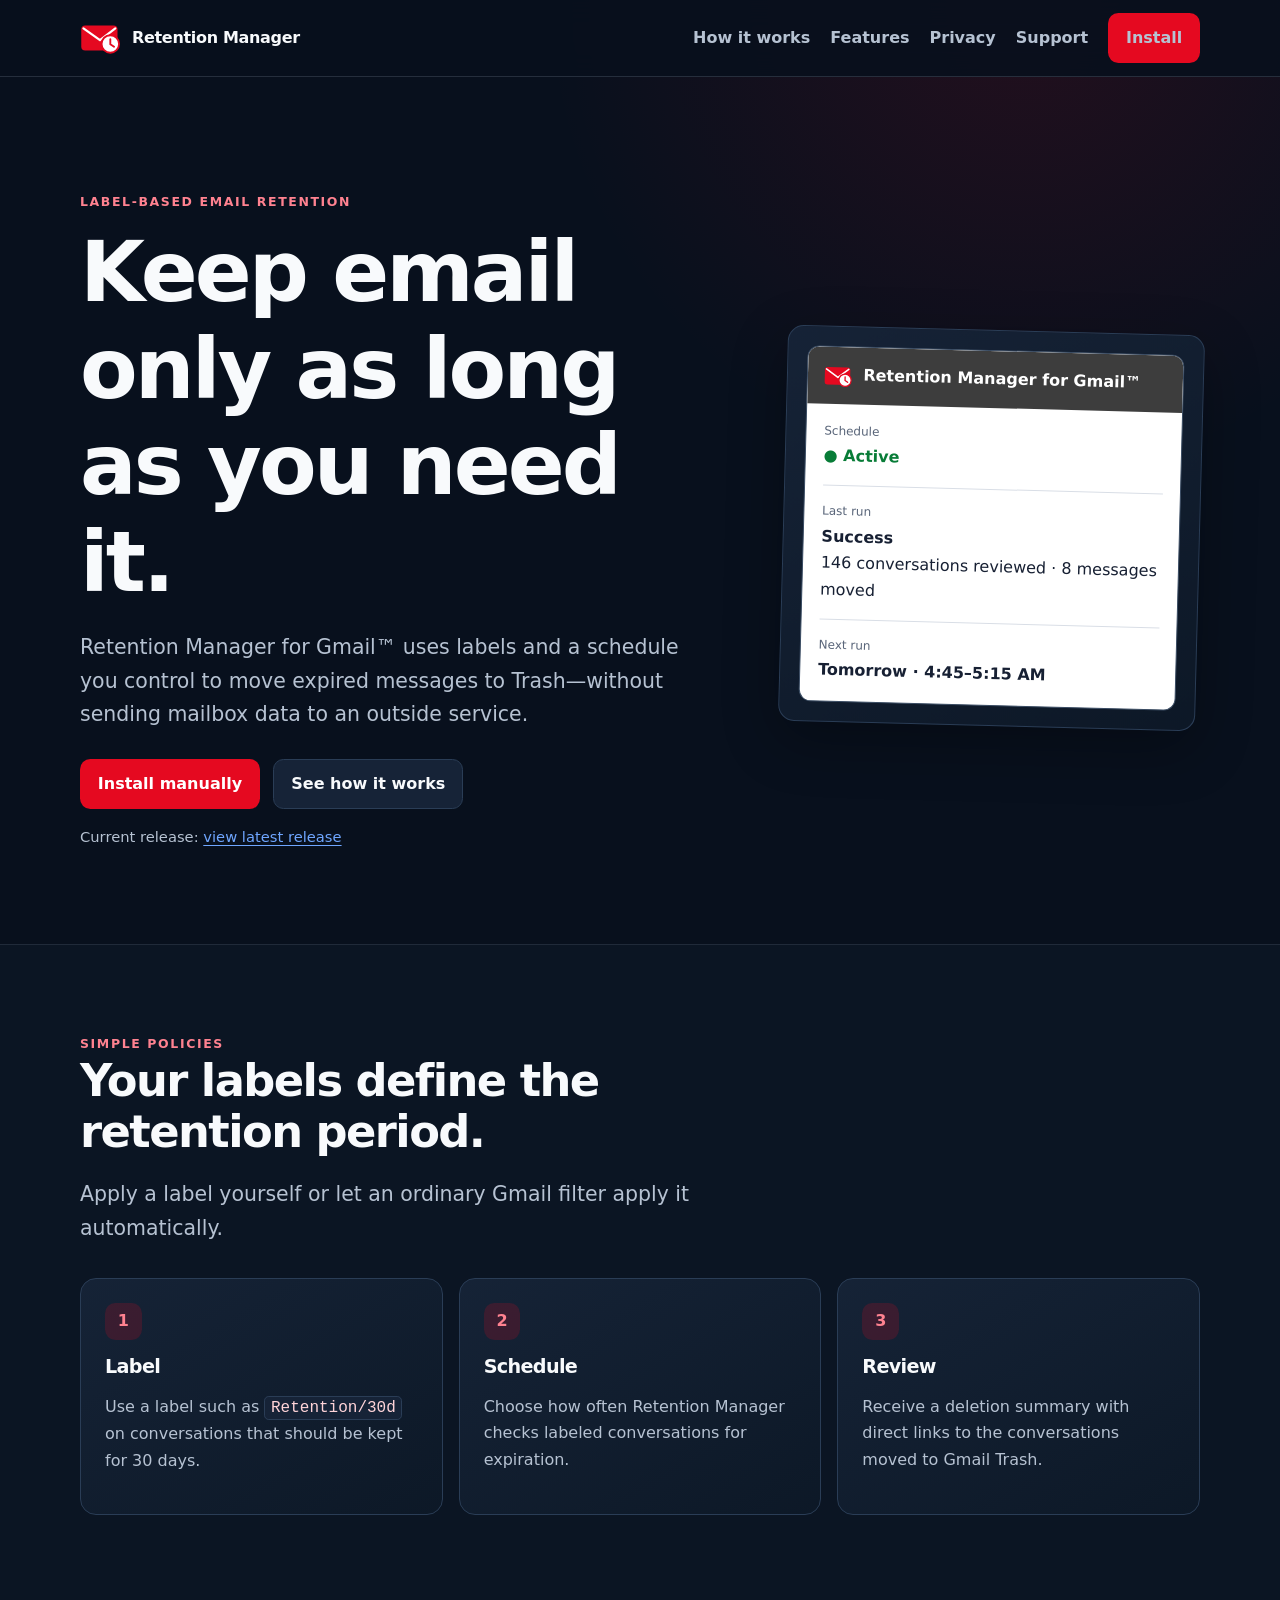
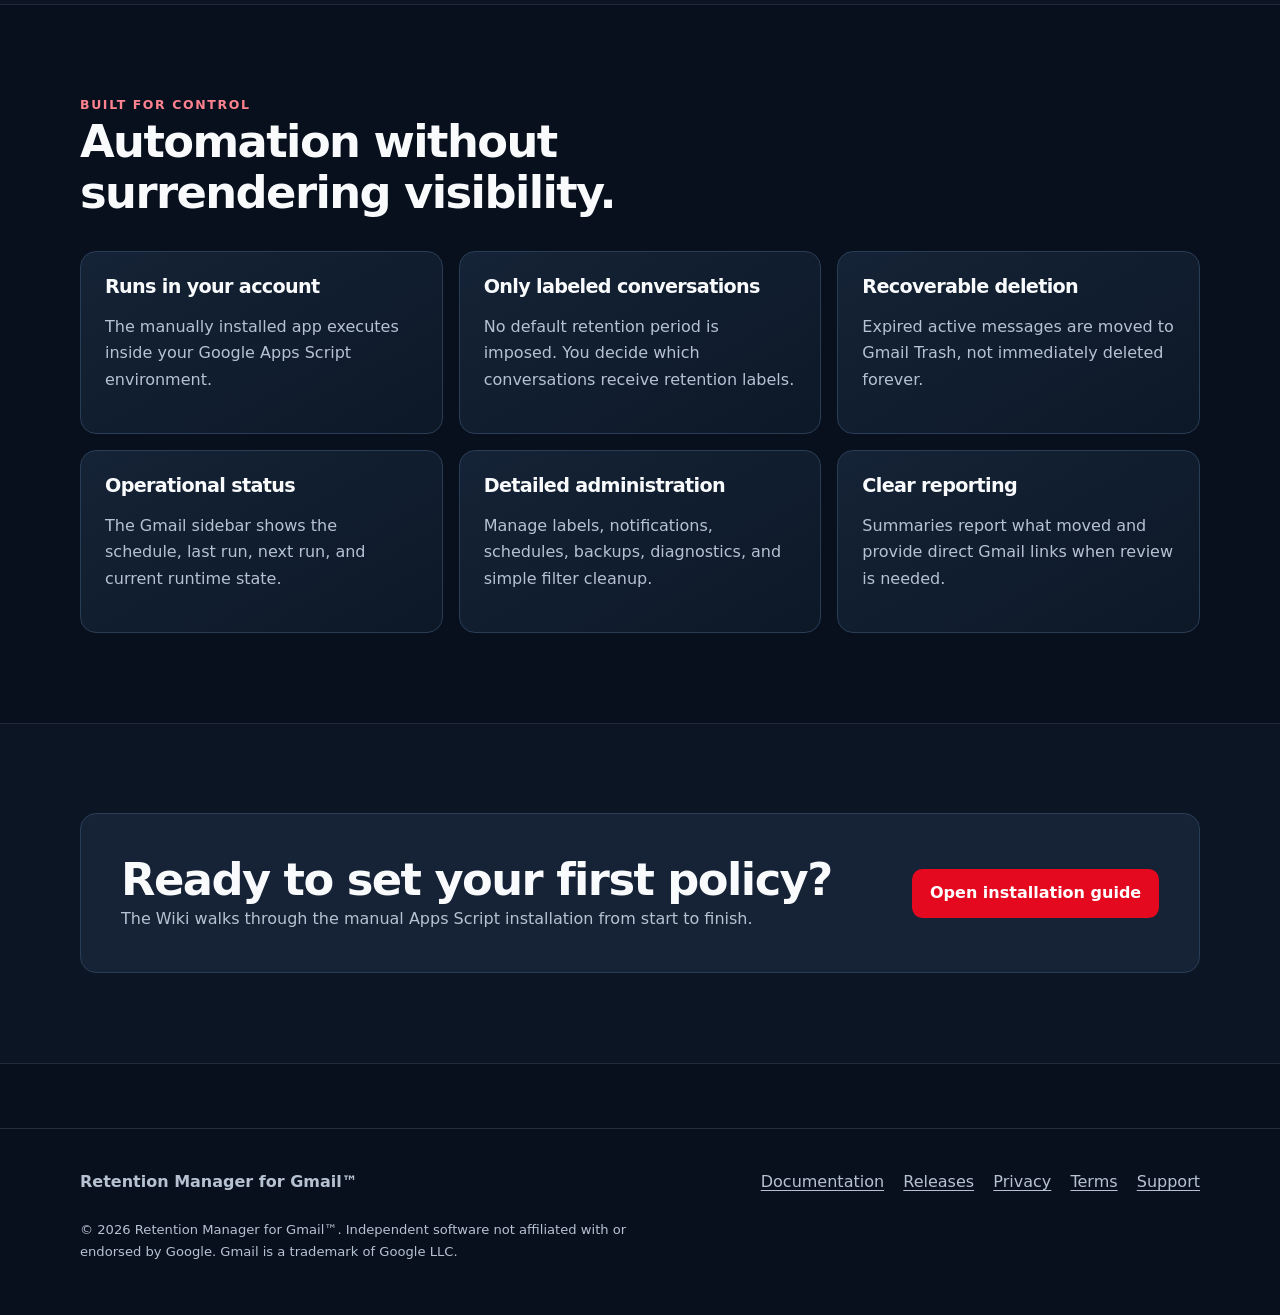
<file: docs/index.html>
<!doctype html>
<html lang="en">
<head>
  <meta charset="utf-8">
  <meta name="viewport" content="width=device-width, initial-scale=1">
  <meta name="description" content="Retention Manager for Gmail automatically moves Gmail messages to Trash after retention periods defined by labels.">
  <meta name="theme-color" content="#08101d">
  <title>Retention Manager for Gmail™</title>
  <link rel="icon" href="assets/retention-manager-icon.svg" type="image/svg+xml">
  <link rel="stylesheet" href="css/site.css">
  <script src="js/site.js" defer></script>
</head>
<body>
  <a class="skip-link" href="#main">Skip to content</a>
  <header class="site-header">
    <div class="nav-wrap">
      <a class="brand" href="index.html" aria-label="Retention Manager for Gmail home"><img src="assets/retention-manager-icon.svg" alt=""><span>Retention Manager</span></a>
      <button class="menu-toggle" type="button" data-menu-button aria-expanded="false" aria-controls="site-navigation">Menu</button>
      <nav class="site-nav" id="site-navigation" data-menu aria-label="Primary navigation">
        <a href="how-it-works.html">How it works</a><a href="features.html">Features</a><a href="privacy.html">Privacy</a><a href="support.html">Support</a><a class="button" href="https://github.com/dynamiccookies/Retention-Manager-for-Gmail/wiki/Installation">Install</a>
      </nav>
    </div>
  </header>
  <main id="main">
    <section class="hero">
      <div class="container hero-grid">
        <div>
          <div class="eyebrow">Label-based email retention</div>
          <h1>Keep email only as long as you need it.</h1>
          <p class="lead">Retention Manager for Gmail™ uses labels and a schedule you control to move expired messages to Trash—without sending mailbox data to an outside service.</p>
          <div class="actions">
            <a class="button" href="https://github.com/dynamiccookies/Retention-Manager-for-Gmail/wiki/Installation">Install manually</a>
            <a class="button secondary" href="how-it-works.html">See how it works</a>
          </div>
          <p class="release-note">Current release: <a data-latest-release href="https://github.com/dynamiccookies/Retention-Manager-for-Gmail/releases/latest">view latest release</a></p>
        </div>
        <div class="hero-card" aria-label="Illustration of the Gmail sidebar">
          <div class="app-preview">
            <div class="preview-head"><img src="assets/retention-manager-icon.svg" alt="">Retention Manager for Gmail™</div>
            <div class="preview-body">
              <div class="preview-section"><div class="preview-label">Schedule</div><div class="preview-value success">● Active</div></div>
              <div class="preview-section"><div class="preview-label">Last run</div><div class="preview-value">Success</div><div>146 conversations reviewed · 8 messages moved</div></div>
              <div class="preview-section"><div class="preview-label">Next run</div><div class="preview-value">Tomorrow · 4:45–5:15 AM</div></div>
            </div>
          </div>
        </div>
      </div>
    </section>
    <section class="section alt">
      <div class="container">
        <div class="section-heading"><div class="eyebrow">Simple policies</div><h2>Your labels define the retention period.</h2><p class="lead">Apply a label yourself or let an ordinary Gmail filter apply it automatically.</p></div>
        <div class="grid-3">
          <article class="card"><div class="card-icon">1</div><h3>Label</h3><p>Use a label such as <code>Retention/30d</code> on conversations that should be kept for 30 days.</p></article>
          <article class="card"><div class="card-icon">2</div><h3>Schedule</h3><p>Choose how often Retention Manager checks labeled conversations for expiration.</p></article>
          <article class="card"><div class="card-icon">3</div><h3>Review</h3><p>Receive a deletion summary with direct links to the conversations moved to Gmail Trash.</p></article>
        </div>
      </div>
    </section>
    <section class="section">
      <div class="container">
        <div class="section-heading"><div class="eyebrow">Built for control</div><h2>Automation without surrendering visibility.</h2></div>
        <div class="grid-3">
          <article class="card"><h3>Runs in your account</h3><p>The manually installed app executes inside your Google Apps Script environment.</p></article>
          <article class="card"><h3>Only labeled conversations</h3><p>No default retention period is imposed. You decide which conversations receive retention labels.</p></article>
          <article class="card"><h3>Recoverable deletion</h3><p>Expired active messages are moved to Gmail Trash, not immediately deleted forever.</p></article>
          <article class="card"><h3>Operational status</h3><p>The Gmail sidebar shows the schedule, last run, next run, and current runtime state.</p></article>
          <article class="card"><h3>Detailed administration</h3><p>Manage labels, notifications, schedules, backups, diagnostics, and simple filter cleanup.</p></article>
          <article class="card"><h3>Clear reporting</h3><p>Summaries report what moved and provide direct Gmail links when review is needed.</p></article>
        </div>
      </div>
    </section>
    <section class="section alt">
      <div class="container cta"><div><h2>Ready to set your first policy?</h2><p>The Wiki walks through the manual Apps Script installation from start to finish.</p></div><a class="button" href="https://github.com/dynamiccookies/Retention-Manager-for-Gmail/wiki/Installation">Open installation guide</a></div>
    </section>
  </main>
  <footer class="site-footer"><div class="container"><div class="footer-grid"><strong>Retention Manager for Gmail™</strong><div class="footer-links"><a href="https://github.com/dynamiccookies/Retention-Manager-for-Gmail/wiki">Documentation</a><a href="https://github.com/dynamiccookies/Retention-Manager-for-Gmail/releases">Releases</a><a href="privacy.html">Privacy</a><a href="terms.html">Terms</a><a href="support.html">Support</a></div></div><p class="fine-print">© <span data-year></span> Retention Manager for Gmail™. Independent software not affiliated with or endorsed by Google. Gmail is a trademark of Google LLC.</p></div></footer>
</body>
</html>
</file>
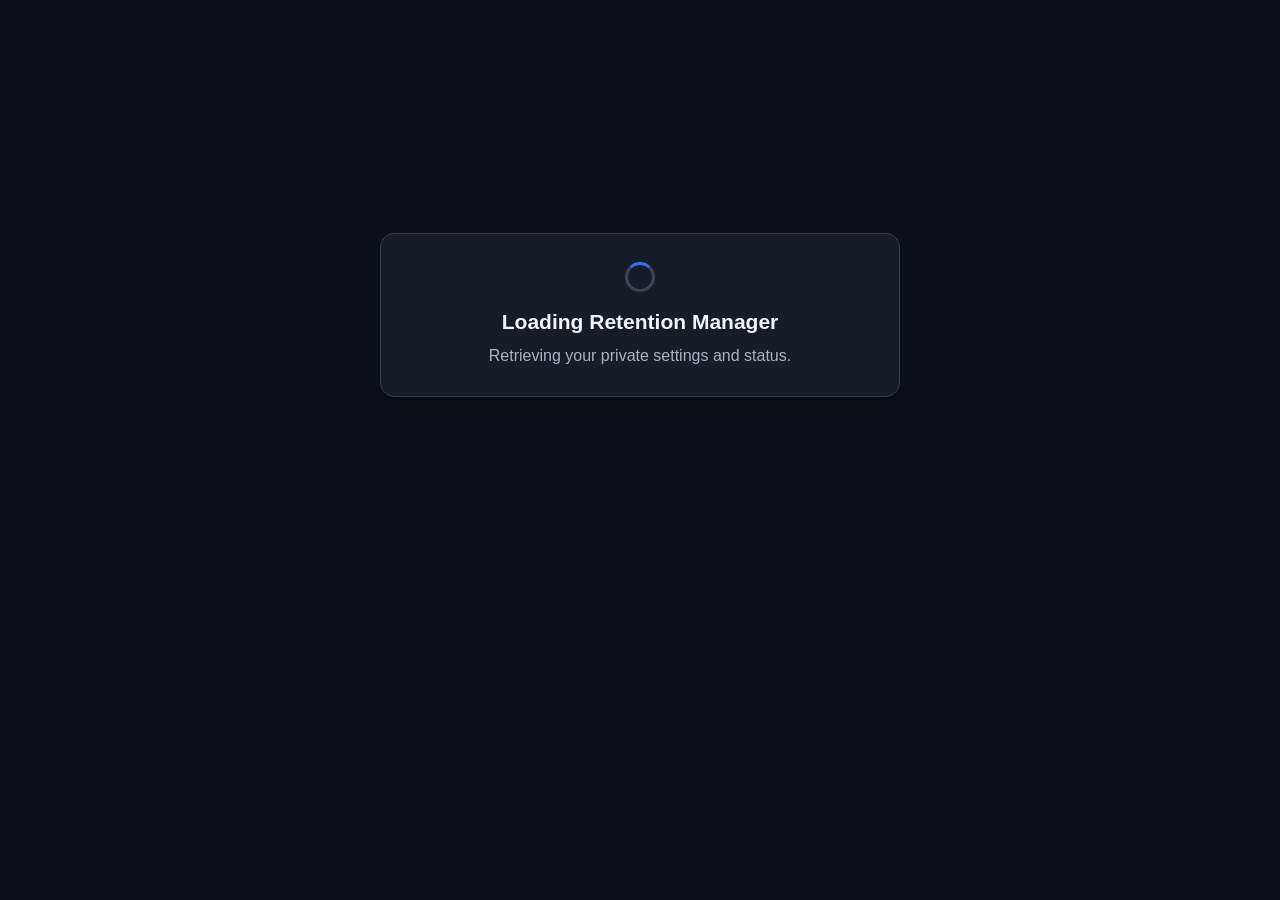
<file: Admin.html>
<!DOCTYPE html>
<html lang="en" data-theme="dark">
  <head>
    <base target="_top">
    <meta id="themeColorMeta" name="theme-color" content="#0b111b">
    <style>
      :root {
        color-scheme: dark;
        --background: #0b111b;
        --surface: #151d29;
        --surface-muted: #1b2533;
        --text: #eef3f8;
        --muted: #a9b4c3;
        --border: #344154;
        --primary: #2f6fed;
        --primary-hover: #2863d8;
        --primary-soft: #203252;
        --primary-soft-text: #b8d1ff;
        --link: #8ab4f8;
        --success: #72d58d;
        --success-soft: #153623;
        --success-border: #2f6c43;
        --success-message-text: #b7f3c5;
        --warning: #f4c55c;
        --warning-soft: #3c2e0d;
        --warning-border: #7c6224;
        --warning-message-text: #ffe099;
        --danger: #ff938a;
        --danger-soft: #3f1f22;
        --danger-border: #7c3d41;
        --danger-message-text: #ffb4ad;
        --input-background: #101721;
        --input-border: #526072;
        --switch-off: #697586;
        --secondary-background: #1b2533;
        --secondary-hover: #243143;
        --neutral-soft: #263142;
        --neutral-text: #c2cad6;
        --sticky-background: rgba(21, 29, 41, 0.96);
        --focus-ring: rgba(79, 141, 247, 0.32);
        --primary-contrast: #ffffff;
        --spinner-track: #3b4656;
        --overlay-background: rgba(4, 8, 15, 0.78);
        --shadow: 0 1px 2px rgba(0, 0, 0, 0.32),
          0 8px 24px rgba(0, 0, 0, 0.16);
        --radius: 14px;
      }

      html[data-theme="light"] {
        color-scheme: light;
        --background: #f6f8fc;
        --surface: #ffffff;
        --surface-muted: #f8fafd;
        --text: #1f2937;
        --muted: #667085;
        --border: #dfe3eb;
        --primary: #1769e0;
        --primary-hover: #0f56bc;
        --primary-soft: #e8f0fe;
        --primary-soft-text: #174ea6;
        --link: #1769e0;
        --success: #137333;
        --success-soft: #e6f4ea;
        --success-border: #a8dab5;
        --success-message-text: #0d5f2a;
        --warning: #8a5600;
        --warning-soft: #fef7e0;
        --warning-border: #f5c65b;
        --warning-message-text: #704300;
        --danger: #b3261e;
        --danger-soft: #fce8e6;
        --danger-border: #efb3ae;
        --danger-message-text: #8c1d18;
        --input-background: #ffffff;
        --input-border: #bdc5d1;
        --switch-off: #aeb7c4;
        --secondary-background: #ffffff;
        --secondary-hover: #f2f4f7;
        --neutral-soft: #edf0f5;
        --neutral-text: #475467;
        --sticky-background: rgba(255, 255, 255, 0.96);
        --focus-ring: rgba(23, 105, 224, 0.14);
        --primary-contrast: #ffffff;
        --spinner-track: #d8dee8;
        --overlay-background: rgba(15, 23, 42, 0.48);
        --shadow: 0 1px 2px rgba(16, 24, 40, 0.05),
          0 1px 3px rgba(16, 24, 40, 0.1);
      }

      * {
        box-sizing: border-box;
      }

      body {
        margin: 0;
        min-width: 320px;
        background: var(--background);
        color: var(--text);
        font-family: Arial, Helvetica, sans-serif;
        line-height: 1.5;
      }

      body.scan-running {
        overflow: hidden;
      }

      button,
      input,
      select {
        font: inherit;
      }

      button,
      input[type="checkbox"] {
        cursor: pointer;
      }

      button:disabled,
      input:disabled,
      select:disabled {
        cursor: not-allowed;
        opacity: 0.6;
      }

      a {
        color: var(--link);
      }

      [hidden] {
        display: none !important;
      }

      .shell {
        width: min(1120px, calc(100% - 32px));
        margin: 0 auto;
        padding: 28px 0 64px;
      }

      .topbar {
        display: flex;
        align-items: flex-start;
        justify-content: space-between;
        gap: 20px;
        margin-bottom: 22px;
      }

      .topbar-actions {
        display: flex;
        align-items: center;
        justify-content: flex-end;
        gap: 10px;
      }

      .eyebrow {
        margin: 0 0 4px;
        color: var(--link);
        font-size: 12px;
        font-weight: 700;
        letter-spacing: 0.08em;
        text-transform: uppercase;
      }

      h1,
      h2,
      h3,
      p {
        margin-top: 0;
      }

      h1 {
        margin-bottom: 4px;
        font-size: clamp(26px, 4vw, 38px);
        line-height: 1.15;
      }

      h2 {
        margin-bottom: 6px;
        font-size: 21px;
      }

      h3 {
        margin-bottom: 6px;
        font-size: 16px;
      }

      .subtitle,
      .help,
      .metadata,
      .card-detail {
        color: var(--muted);
      }

      .subtitle,
      .metadata,
      .help,
      .card-detail {
        margin-bottom: 0;
      }

      .metadata {
        font-size: 13px;
      }

      .version-pill,
      .status-pill {
        display: inline-flex;
        align-items: center;
        gap: 7px;
        min-height: 28px;
        padding: 4px 10px;
        border-radius: 999px;
        font-size: 12px;
        font-weight: 700;
        white-space: nowrap;
      }

      .version-pill {
        background: var(--primary-soft);
        color: var(--primary-soft-text);
        text-decoration: none;
      }

      .version-pill:hover {
        text-decoration: underline;
      }

      .status-pill::before {
        width: 8px;
        height: 8px;
        border-radius: 50%;
        background: currentColor;
        content: "";
      }

      .status-success {
        background: var(--success-soft);
        color: var(--success);
      }

      .status-warning {
        background: var(--warning-soft);
        color: var(--warning);
      }

      .status-danger {
        background: var(--danger-soft);
        color: var(--danger);
      }

      .notice {
        margin-bottom: 18px;
        padding: 13px 15px;
        border: 1px solid var(--border);
        border-radius: 10px;
        background: var(--surface);
        font-size: 14px;
      }

      .notice-success {
        border-color: var(--success-border);
        background: var(--success-soft);
        color: var(--success-message-text);
      }

      .notice-warning {
        border-color: var(--warning-border);
        background: var(--warning-soft);
        color: var(--warning-message-text);
      }

      .notice-error {
        border-color: var(--danger-border);
        background: var(--danger-soft);
        color: var(--danger-message-text);
      }

      .dashboard-grid {
        display: grid;
        grid-template-columns: repeat(4, minmax(0, 1fr));
        gap: 14px;
        margin-bottom: 18px;
      }

      .card,
      .panel {
        border: 1px solid var(--border);
        border-radius: var(--radius);
        background: var(--surface);
        box-shadow: var(--shadow);
      }

      .card {
        min-height: 150px;
        padding: 18px;
      }

      .card-label {
        margin-bottom: 10px;
        color: var(--muted);
        font-size: 12px;
        font-weight: 700;
        letter-spacing: 0.04em;
        text-transform: uppercase;
      }

      .card-value {
        margin-bottom: 7px;
        font-size: 17px;
        font-weight: 700;
      }

      .card-detail {
        font-size: 13px;
      }

      .schedule-detail-line {
        display: block;
      }

      .run-panel {
        display: flex;
        align-items: center;
        justify-content: space-between;
        gap: 18px;
        margin-bottom: 18px;
        padding: 20px;
      }

      .run-panel p {
        margin-bottom: 0;
      }

      .panel {
        margin-bottom: 18px;
        overflow: hidden;
      }

      .panel-header {
        padding: 20px 22px 16px;
        border-bottom: 1px solid var(--border);
      }

      .panel-header p {
        margin-bottom: 0;
        color: var(--muted);
      }

      .collapsible-panel > .panel-header {
        display: flex;
        align-items: center;
        justify-content: space-between;
        gap: 18px;
        padding-bottom: 20px;
        border-bottom: 0;
        cursor: pointer;
        list-style: none;
        user-select: none;
      }

      .collapsible-panel > .panel-header::-webkit-details-marker {
        display: none;
      }

      .collapsible-panel > .panel-header::after {
        width: 11px;
        height: 11px;
        flex: 0 0 auto;
        margin-right: 4px;
        border-right: 2px solid var(--muted);
        border-bottom: 2px solid var(--muted);
        content: "";
        transform: rotate(-45deg);
        transition: transform 160ms ease;
      }

      .collapsible-panel > .panel-header:hover {
        background: var(--surface-muted);
      }

      .collapsible-panel > .panel-header:focus-visible {
        outline: 3px solid var(--focus-ring);
        outline-offset: -3px;
      }

      .collapsible-panel[open] > .panel-header {
        border-bottom: 1px solid var(--border);
      }

      .collapsible-panel[open] > .panel-header::after {
        transform: rotate(45deg);
      }

      .panel-body {
        padding: 22px;
      }

      .form-grid {
        display: grid;
        grid-template-columns: repeat(2, minmax(0, 1fr));
        gap: 20px;
      }

      .field-full {
        grid-column: 1 / -1;
      }

      .field label,
      .switch-label {
        display: block;
        margin-bottom: 7px;
        font-size: 14px;
        font-weight: 700;
      }

      .field input[type="text"],
      .field input[type="time"],
      .field select {
        width: 100%;
        min-height: 44px;
        padding: 10px 12px;
        border: 1px solid var(--input-border);
        border-radius: 8px;
        background: var(--input-background);
        color: var(--text);
        outline: none;
      }

      .field input[type="text"]:focus,
      .field input[type="time"]:focus,
      .field select:focus {
        border-color: var(--primary);
        box-shadow: 0 0 0 3px var(--focus-ring);
      }

      .field input[aria-invalid="true"],
      .field select[aria-invalid="true"] {
        border-color: var(--danger);
      }

      .help {
        margin-top: 6px;
        font-size: 12px;
      }

      .field-error {
        min-height: 18px;
        margin: 5px 0 0;
        color: var(--danger);
        font-size: 12px;
      }

      .switch-row {
        display: flex;
        align-items: flex-start;
        justify-content: space-between;
        gap: 18px;
        padding: 14px 0;
      }

      .switch-row + .switch-row {
        border-top: 1px solid var(--border);
      }

      .switch-copy {
        flex: 1;
      }

      .switch-copy .switch-label {
        margin-bottom: 3px;
      }

      .switch {
        position: relative;
        display: inline-flex;
        flex: 0 0 auto;
        width: 46px;
        height: 26px;
        margin-top: 2px;
      }

      .switch input {
        position: absolute;
        width: 1px;
        height: 1px;
        opacity: 0;
      }

      .switch-track {
        width: 100%;
        border-radius: 999px;
        background: var(--switch-off);
        transition: 150ms ease;
      }

      .switch-track::after {
        position: absolute;
        top: 4px;
        left: 4px;
        width: 18px;
        height: 18px;
        border-radius: 50%;
        background: white;
        box-shadow: 0 1px 3px rgba(0, 0, 0, 0.25);
        content: "";
        transition: 150ms ease;
      }

      .switch input:checked + .switch-track {
        background: var(--primary);
      }

      .switch input:checked + .switch-track::after {
        transform: translateX(20px);
      }

      .switch input:focus-visible + .switch-track {
        outline: 3px solid var(--focus-ring);
        outline-offset: 2px;
      }

      .theme-control {
        display: flex;
        align-items: center;
        gap: 9px;
        min-height: 38px;
        padding: 5px 9px 5px 11px;
        border: 1px solid var(--border);
        border-radius: 999px;
        background: var(--surface);
        color: var(--text);
        font-size: 12px;
        font-weight: 700;
      }

      .theme-control .switch {
        width: 38px;
        height: 22px;
        margin: 0;
      }

      .theme-control .switch-track::after {
        top: 3px;
        left: 3px;
        width: 16px;
        height: 16px;
      }

      .theme-control .switch input:checked + .switch-track::after {
        transform: translateX(16px);
      }

      .composite-input {
        display: flex;
        align-items: center;
        min-height: 44px;
        border: 1px solid var(--input-border);
        border-radius: 8px;
        background: var(--input-background);
        overflow: hidden;
      }

      .composite-input:focus-within {
        border-color: var(--primary);
        box-shadow: 0 0 0 3px var(--focus-ring);
      }

      .composite-input:has(input[aria-invalid="true"]) {
        border-color: var(--danger);
      }

      .field .composite-input input[type="text"] {
        flex: 1 1 auto;
        width: auto;
        min-width: 0;
        border: 0;
        border-radius: 0;
        box-shadow: none;
      }

      .field .composite-input input[type="text"]:focus {
        border: 0;
        box-shadow: none;
      }

      .composite-suffix {
        display: flex;
        flex-direction: column;
        align-self: stretch;
        align-items: flex-start;
        justify-content: center;
        flex: 0 0 auto;
        gap: 2px;
        padding: 5px 12px;
        border-left: 1px solid var(--border);
        background: var(--surface-muted);
        color: var(--muted);
        white-space: nowrap;
      }

      .composite-example-label {
        color: var(--link);
        font-size: 8px;
        font-weight: 800;
        letter-spacing: 0.08em;
        line-height: 1;
        text-transform: uppercase;
      }

      .composite-example-value {
        font-family: Consolas, "Courier New", monospace;
        font-size: 12px;
        font-weight: 700;
        line-height: 1.15;
      }

      .warning-box {
        margin-top: 10px;
        padding: 12px 13px;
        border: 1px solid var(--warning-border);
        border-radius: 8px;
        background: var(--warning-soft);
        color: var(--warning-message-text);
        font-size: 13px;
      }

      .warning-box label {
        display: flex;
        align-items: flex-start;
        gap: 8px;
        margin-top: 10px;
        font-weight: 700;
      }

      .warning-box input {
        width: 18px;
        height: 18px;
        margin: 1px 0 0;
      }

      .schedule-form-actions {
        display: flex;
        align-items: center;
        justify-content: flex-end;
        gap: 10px;
        margin-top: 20px;
        padding-top: 18px;
        border-top: 1px solid var(--border);
      }

      .schedule-form-actions .unsaved {
        margin-right: auto;
      }

      .schedule-guidance {
        margin-top: 18px;
      }

      .backup-list {
        display: grid;
        gap: 12px;
      }

      .backup-toolbar {
        display: flex;
        align-items: center;
        justify-content: space-between;
        gap: 18px;
        margin-bottom: 16px;
      }

      .backup-toolbar .help {
        max-width: 720px;
      }

      .backup-item {
        padding: 16px;
        border: 1px solid var(--border);
        border-radius: 10px;
        background: var(--surface-muted);
      }

      .backup-item-header {
        display: flex;
        align-items: center;
        justify-content: space-between;
        gap: 16px;
      }

      .backup-item h3 {
        margin-bottom: 3px;
      }

      .backup-item-actions {
        display: flex;
        flex: 0 0 auto;
        gap: 8px;
      }

      .backup-metadata {
        display: flex;
        flex-wrap: wrap;
        gap: 4px 10px;
        color: var(--muted);
        font-size: 12px;
      }

      .backup-empty {
        margin: 0;
        padding: 18px;
        border: 1px dashed var(--border);
        border-radius: 10px;
        color: var(--muted);
        text-align: center;
      }

      .backup-retention-note {
        margin-top: 14px;
      }

      .backup-restore-card {
        width: min(680px, 100%);
        max-height: calc(100vh - 48px);
        overflow-y: auto;
        text-align: left;
      }

      .backup-review-metadata {
        margin-bottom: 18px;
        color: var(--muted);
        font-size: 13px;
      }

      .backup-preview {
        display: grid;
        margin: 0;
        border: 1px solid var(--border);
        border-radius: 10px;
        overflow: hidden;
      }

      .backup-preview-row {
        display: grid;
        grid-template-columns: minmax(190px, 0.8fr) minmax(0, 1.2fr);
        gap: 16px;
        padding: 10px 12px;
        border-bottom: 1px solid var(--border);
      }

      .backup-preview-row:last-child {
        border-bottom: 0;
      }

      .backup-preview dt,
      .backup-preview dd {
        margin: 0;
        overflow-wrap: anywhere;
      }

      .backup-preview dt {
        color: var(--muted);
        font-size: 13px;
        font-weight: 700;
      }

      .backup-preview dd {
        font-family: Consolas, "Courier New", monospace;
        font-size: 13px;
      }

      .backup-restore-warning {
        margin-top: 18px;
      }

      .backup-confirmation {
        display: flex;
        align-items: flex-start;
        gap: 9px;
        margin-top: 16px;
        font-size: 13px;
        font-weight: 700;
      }

      .backup-confirmation input {
        width: 18px;
        height: 18px;
        flex: 0 0 auto;
        margin: 1px 0 0;
      }

      .backup-restore-actions {
        display: flex;
        justify-content: flex-end;
        gap: 10px;
        margin-top: 20px;
      }

      .actions {
        position: sticky;
        bottom: 0;
        z-index: 2;
        display: flex;
        align-items: center;
        justify-content: flex-end;
        gap: 10px;
        padding: 14px 22px;
        margin-bottom: 18px;
        border: 1px solid var(--border);
        border-radius: 12px;
        background: var(--sticky-background);
        backdrop-filter: blur(8px);
      }

      .unsaved {
        margin-right: auto;
        color: var(--warning);
        font-size: 13px;
        font-weight: 700;
      }

      .button {
        min-height: 44px;
        padding: 9px 16px;
        border: 1px solid transparent;
        border-radius: 8px;
        font-weight: 700;
      }

      .button-primary {
        background: var(--primary);
        color: var(--primary-contrast);
      }

      .button-primary:hover:not(:disabled) {
        background: var(--primary-hover);
      }

      .button-secondary {
        border-color: var(--input-border);
        background: var(--secondary-background);
        color: var(--text);
      }

      .button-secondary:hover:not(:disabled) {
        background: var(--secondary-hover);
      }

      .button-danger {
        border-color: var(--danger-border);
        background: var(--danger-soft);
        color: var(--danger-message-text);
      }

      .button-danger:hover:not(:disabled) {
        filter: brightness(1.08);
      }

      .loading-screen,
      .fatal-screen {
        display: grid;
        min-height: 70vh;
        place-items: center;
        padding: 32px;
        text-align: center;
      }

      .loading-card,
      .fatal-card {
        width: min(520px, 100%);
        padding: 28px;
        border: 1px solid var(--border);
        border-radius: var(--radius);
        background: var(--surface);
        box-shadow: var(--shadow);
      }

      .spinner {
        width: 30px;
        height: 30px;
        margin: 0 auto 14px;
        border: 3px solid var(--spinner-track);
        border-top-color: var(--primary);
        border-radius: 50%;
        animation: spin 800ms linear infinite;
      }

      .scan-progress-overlay {
        position: fixed;
        inset: 0;
        z-index: 100;
        display: grid;
        place-items: center;
        padding: 24px;
        background: var(--overlay-background);
        backdrop-filter: blur(5px);
      }

      .scan-progress-card {
        width: min(480px, 100%);
        padding: 32px;
        border: 1px solid var(--border);
        border-radius: var(--radius);
        background: var(--surface);
        box-shadow: 0 24px 70px rgba(0, 0, 0, 0.35);
        text-align: center;
      }

      .scan-progress-card .spinner {
        width: 52px;
        height: 52px;
        margin-bottom: 20px;
        border-width: 4px;
      }

      .scan-progress-card h2 {
        margin-bottom: 10px;
      }

      .scan-confirmation-icon {
        display: grid;
        width: 52px;
        height: 52px;
        margin: 0 auto 20px;
        place-items: center;
        border: 1px solid var(--warning-border);
        border-radius: 50%;
        background: var(--warning-soft);
        color: var(--warning);
        font-size: 27px;
        font-weight: 800;
      }

      .scan-progress-description {
        max-width: 390px;
        margin: 0 auto;
        color: var(--muted);
      }

      .scan-elapsed {
        display: inline-flex;
        margin: 20px 0 0;
        padding: 6px 11px;
        border-radius: 999px;
        background: var(--primary-soft);
        color: var(--primary-soft-text);
        font-size: 13px;
        font-weight: 700;
        font-variant-numeric: tabular-nums;
      }

      .scan-confirmation-actions {
        display: flex;
        justify-content: center;
        gap: 10px;
        margin-top: 24px;
      }

      .scan-confirmation-actions .button {
        min-width: 120px;
      }

      .resource-footer {
        display: flex;
        align-items: center;
        justify-content: space-between;
        gap: 16px;
      }

      .resource-links {
        display: flex;
        align-items: center;
        gap: 8px;
        flex-wrap: wrap;
      }

      @keyframes spin {
        to {
          transform: rotate(360deg);
        }
      }

      @media (max-width: 900px) {
        .dashboard-grid {
          grid-template-columns: repeat(2, minmax(0, 1fr));
        }
      }

      @media (max-width: 640px) {
        .scan-progress-overlay {
          padding: 16px;
        }

        .scan-progress-card {
          padding: 26px 20px;
        }

        .scan-confirmation-actions {
          flex-direction: column;
        }

        .scan-confirmation-actions .button {
          width: 100%;
        }

        .shell {
          width: min(100% - 20px, 1120px);
          padding-top: 18px;
        }

        .topbar,
        .run-panel {
          align-items: stretch;
          flex-direction: column;
        }

        .topbar-actions {
          justify-content: space-between;
        }

        .dashboard-grid,
        .form-grid {
          grid-template-columns: 1fr;
        }

        .field-full {
          grid-column: auto;
        }

        .card {
          min-height: 0;
        }

        .panel-header,
        .panel-body {
          padding-left: 16px;
          padding-right: 16px;
        }

        .actions {
          flex-wrap: wrap;
          padding: 12px 16px;
        }

        .schedule-form-actions {
          flex-wrap: wrap;
        }

        .backup-toolbar,
        .backup-item-header,
        .backup-item-actions,
        .backup-restore-actions {
          align-items: stretch;
          flex-direction: column;
        }

        .backup-toolbar .button,
        .backup-item-actions .button,
        .backup-restore-actions .button {
          width: 100%;
        }

        .backup-preview-row {
          grid-template-columns: 1fr;
          gap: 3px;
        }

        .actions .unsaved,
        .schedule-form-actions .unsaved {
          width: 100%;
          margin: 0;
        }

        .actions .button,
        .schedule-form-actions .button {
          flex: 1;
        }

        .resource-footer {
          align-items: flex-start;
          flex-direction: column;
          gap: 7px;
        }
      }
    </style>
  </head>
  <body>
    <section class="loading-screen" id="loadingScreen">
      <div class="loading-card">
        <div class="spinner" aria-hidden="true"></div>
        <h2>Loading Retention Manager</h2>
        <p class="subtitle">Retrieving your private settings and status.</p>
      </div>
    </section>

    <section class="fatal-screen" id="fatalScreen" hidden>
      <div class="fatal-card">
        <h2>Unable to load the admin page</h2>
        <p id="fatalMessage"></p>
        <button class="button button-primary" id="retryButton" type="button">
          Try again
        </button>
      </div>
    </section>

    <section
      class="scan-progress-overlay"
      id="scanProgressOverlay"
      role="dialog"
      aria-modal="true"
      aria-labelledby="scanConfirmationTitle"
      aria-describedby="scanConfirmationDescription"
      tabindex="-1"
      hidden
    >
      <div class="scan-progress-card">
        <div id="scanConfirmationView">
          <div class="scan-confirmation-icon" aria-hidden="true">!</div>
          <p class="eyebrow">Confirmation required</p>
          <h2 id="scanConfirmationTitle">Run Gmail retention now?</h2>
          <p class="scan-progress-description" id="scanConfirmationDescription">
            Any messages that are currently eligible under your saved retention
            settings will be moved to Trash.
          </p>
          <div class="scan-confirmation-actions">
            <button
              class="button button-secondary"
              id="cancelScanButton"
              type="button"
            >
              Cancel
            </button>
            <button
              class="button button-primary"
              id="confirmScanButton"
              type="button"
            >
              Run scan
            </button>
          </div>
        </div>

        <div id="scanProgressView" hidden>
          <div class="spinner" aria-hidden="true"></div>
          <p class="eyebrow">Retention scan in progress</p>
          <h2 id="scanProgressTitle">Please wait while Gmail is scanned</h2>
          <p class="scan-progress-description" id="scanProgressDescription">
            This can take several minutes for a large mailbox. Keep this page open
            until the scan finishes and the results appear.
          </p>
          <p class="scan-elapsed" id="scanElapsed">Elapsed time: 0:00</p>
        </div>
      </div>
    </section>

    <section
      class="scan-progress-overlay"
      id="backupRestoreOverlay"
      role="dialog"
      aria-modal="true"
      aria-labelledby="backupRestoreTitle"
      aria-describedby="backupRestoreDescription backupRestoreWarning"
      tabindex="-1"
      hidden
    >
      <div class="scan-progress-card backup-restore-card">
        <p class="eyebrow">Settings backup review</p>
        <h2 id="backupRestoreTitle">Restore this settings backup?</h2>
        <p id="backupRestoreDescription" class="backup-review-metadata"></p>
        <dl class="backup-preview" id="backupPreview"></dl>
        <div
          class="warning-box backup-restore-warning"
          id="backupRestoreWarning"
        ></div>
        <label class="backup-confirmation">
          <input id="backupRestoreAcknowledgement" type="checkbox">
          <span id="backupRestoreAcknowledgementText">
            I understand these saved settings will replace the current settings.
          </span>
        </label>
        <div class="backup-restore-actions">
          <button
            class="button button-secondary"
            id="cancelBackupRestoreButton"
            type="button"
          >
            Cancel
          </button>
          <button
            class="button button-primary"
            id="confirmBackupRestoreButton"
            type="button"
            disabled
          >
            Restore backup
          </button>
        </div>
      </div>
    </section>

    <section
      class="scan-progress-overlay"
      id="backupDeleteOverlay"
      role="dialog"
      aria-modal="true"
      aria-labelledby="backupDeleteTitle"
      aria-describedby="backupDeleteDescription"
      tabindex="-1"
      hidden
    >
      <div class="scan-progress-card">
        <div class="scan-confirmation-icon" aria-hidden="true">!</div>
        <p class="eyebrow">Permanent backup deletion</p>
        <h2 id="backupDeleteTitle">Delete this settings backup?</h2>
        <p class="scan-progress-description" id="backupDeleteDescription"></p>
        <div class="scan-confirmation-actions">
          <button
            class="button button-secondary"
            id="cancelBackupDeleteButton"
            type="button"
          >
            Cancel
          </button>
          <button
            class="button button-danger"
            id="confirmBackupDeleteButton"
            type="button"
          >
            Delete backup
          </button>
        </div>
      </div>
    </section>

    <main class="shell" id="app" hidden>
      <header class="topbar">
        <div>
          <p class="eyebrow">Private administration</p>
          <h1>Gmail Retention Manager</h1>
          <p class="subtitle" id="ownerText"></p>
        </div>
        <div class="topbar-actions">
          <a class="version-pill" id="versionPill" href="#" target="_blank" rel="noopener"></a>
          <div class="theme-control">
            <span id="themeModeLabel">Dark mode</span>
            <label class="switch">
              <input id="themeToggle" type="checkbox" checked aria-labelledby="themeModeLabel">
              <span class="switch-track"></span>
            </label>
          </div>
        </div>
      </header>

      <div class="notice" id="globalNotice" role="status" aria-live="polite" hidden></div>

      <div class="notice notice-warning" id="verboseNotice" hidden>
        <strong>Verbose logging is currently enabled.</strong>
        Execution logs may contain message subjects, label names, thread IDs,
        and other mailbox metadata. Use it only while troubleshooting and turn
        it off afterward.
      </div>

      <section class="dashboard-grid" aria-label="Application status">
        <article class="card">
          <p class="card-label">Status</p>
          <div id="statusPill"></div>
          <p class="card-detail" id="statusDetail"></p>
        </article>

        <article class="card">
          <p class="card-label">Schedule</p>
          <p class="card-value" id="scheduleValue"></p>
          <p class="card-detail" id="scheduleDetail"></p>
        </article>

        <article class="card">
          <p class="card-label">Last successful scan</p>
          <p class="card-value" id="lastSuccessValue"></p>
          <p class="card-detail" id="lastSuccessDetail"></p>
        </article>

        <article class="card">
          <p class="card-label">Last recorded error</p>
          <p class="card-value" id="lastErrorValue"></p>
          <p class="card-detail" id="lastErrorDetail"></p>
        </article>
      </section>

      <section class="panel run-panel">
        <div>
          <h2>Run a retention scan</h2>
          <p class="subtitle" id="runHelp">
            Immediately process all eligible messages using the saved settings.
          </p>
        </div>
        <button class="button button-primary" id="runButton" type="button">
          Run retention scan now
        </button>
      </section>

      <details class="panel collapsible-panel" id="scheduleSettingsPanel">
        <summary class="panel-header">
          <div>
            <h2>Schedule settings</h2>
            <p>Control when Gmail Retention Manager scans for eligible messages.</p>
          </div>
        </summary>

        <form id="scheduleForm" novalidate>
          <div class="panel-body">
            <div class="switch-row">
              <div class="switch-copy">
                <label class="switch-label" for="scheduleEnabled">
                  Scheduled scans
                </label>
                <p class="help">
                  Turning this off removes the managed trigger but preserves the
                  selected schedule for later. Manual scans remain available.
                </p>
              </div>
              <label class="switch" aria-label="Scheduled scans">
                <input id="scheduleEnabled" type="checkbox">
                <span class="switch-track"></span>
              </label>
            </div>

            <div class="form-grid" style="margin-top:18px;">
              <div class="field">
                <label for="scheduleFrequency">Scan frequency</label>
                <select id="scheduleFrequency" name="scheduleFrequency"></select>
                <p class="help">
                  Daily is recommended. Short retention labels become eligible
                  sooner but are still processed during the next scan.
                </p>
                <p class="field-error" id="scheduleFrequencyError"></p>
              </div>

              <div class="field" id="scheduleDailyTimeField">
                <label for="scheduleDailyTime">Run around</label>
                <input
                  id="scheduleDailyTime"
                  name="scheduleDailyTime"
                  type="time"
                  step="900"
                >
                <p class="help">
                  Google schedules time-driven triggers approximately, generally
                  within about 15 minutes of the selected time.
                </p>
                <p class="field-error" id="scheduleDailyTimeError"></p>
              </div>

              <div class="field field-full" id="scheduleTimeZoneField">
                <label for="scheduleTimeZone">Time zone</label>
                <select
                  id="scheduleTimeZone"
                  name="scheduleTimeZone"
                ></select>
                <p class="help">
                  Used for the daily trigger, dashboard timestamps, and summary
                  email timestamps. Select a supported time zone from the list.
                </p>
                <p class="field-error" id="scheduleTimeZoneError"></p>
              </div>
            </div>

            <div
              class="warning-box schedule-guidance"
              id="scheduleFrequencyWarning"
              hidden
            ></div>

            <div
              class="warning-box schedule-guidance"
              id="scheduleStatusWarning"
              hidden
            >
              <span id="scheduleStatusWarningText"></span>
              <label id="scheduleReplaceAcknowledgementRow" hidden>
                <input id="scheduleReplaceAcknowledgement" type="checkbox">
                <span>
                  I understand the existing retention trigger(s) will be replaced
                  or removed.
                </span>
              </label>
            </div>

            <div class="schedule-form-actions">
              <span class="unsaved" id="scheduleUnsavedText" hidden>
                Unsaved schedule changes
              </span>
              <button
                class="button button-secondary"
                id="scheduleResetButton"
                type="button"
                disabled
              >
                Reset
              </button>
              <button
                class="button button-secondary"
                id="scheduleRepairButton"
                type="button"
                hidden
              >
                Repair schedule
              </button>
              <button
                class="button button-primary"
                id="scheduleSaveButton"
                type="submit"
                disabled
              >
                Save schedule
              </button>
            </div>
          </div>
        </form>
      </details>

      <form id="settingsForm" novalidate>
        <details class="panel collapsible-panel" id="retentionSettingsPanel">
          <summary class="panel-header">
            <div>
              <h2>Retention settings</h2>
              <p>Control the Gmail labels recognized by the retention process.</p>
            </div>
          </summary>

          <div class="panel-body">
            <div class="form-grid">
              <div class="field">
                <label for="rootLabel">Root label</label>
                <div class="composite-input">
                  <input id="rootLabel" name="rootLabel" type="text" autocomplete="off">
                  <span class="composite-suffix" aria-hidden="true">
                    <span class="composite-example-label">Example</span>
                    <span class="composite-example-value">/1m</span>
                  </span>
                </div>
                <p class="help">
                  Edit the root portion. The shaded suffix is only an example;
                  any supported retention duration can appear there.
                </p>
                <p class="field-error" id="rootLabelError"></p>

                <div class="warning-box" id="rootLabelWarning" hidden>
                  Changing this value does not rename existing Gmail labels or
                  update Gmail filters. Labels under the previous root will no
                  longer be managed.
                  <label>
                    <input id="rootLabelAcknowledgement" type="checkbox">
                    <span>I understand the existing labels and filters are unchanged.</span>
                  </label>
                </div>
              </div>

              <div class="field">
                <label for="starterLabels">Starter retention labels</label>
                <input id="starterLabels" name="starterLabels" type="text" autocomplete="off">
                <p class="help">
                  Comma-separated durations, such as 7d, 1m. These are used only
                  when the root label does not already exist.
                </p>
                <p class="field-error" id="starterLabelsError"></p>
              </div>
            </div>
          </div>
        </details>

        <details class="panel collapsible-panel" id="summaryEmailSettingsPanel">
          <summary class="panel-header">
            <div>
              <h2>Summary email settings</h2>
              <p>Control the email sent after messages are moved to Trash.</p>
            </div>
          </summary>

          <div class="panel-body">
            <div class="form-grid">
              <div class="field">
                <label for="subjectPrefix">Summary email subject prefix</label>
                <div class="composite-input">
                  <input id="subjectPrefix" name="subjectPrefix" type="text" autocomplete="off">
                  <span class="composite-suffix" aria-hidden="true">
                    <span class="composite-example-label">Example</span>
                    <span class="composite-example-value">3 messages deleted</span>
                  </span>
                </div>
                <p class="help">
                  Edit only the prefix. The shaded message count is example
                  data and changes to match each summary email.
                </p>
                <p class="field-error" id="subjectPrefixError"></p>
              </div>

              <div class="field">
                <label for="notificationRetention">Summary email retention period</label>
                <input id="notificationRetention" name="notificationRetention" type="text" autocomplete="off">
                <p class="help">
                  Controls how long each generated summary email remains before
                  it becomes eligible to move to Trash.
                </p>
                <p class="field-error" id="notificationRetentionError"></p>
              </div>

            </div>
          </div>
        </details>

        <details class="panel collapsible-panel" id="advancedSettingsPanel">
          <summary class="panel-header">
            <div>
              <h2>Advanced settings</h2>
              <p>Diagnostic and internal options that normally should not be changed.</p>
            </div>
          </summary>

          <div class="panel-body">
            <div class="switch-row">
              <div class="switch-copy">
                <label class="switch-label" for="checkForUpdates">Check for updates</label>
                <p class="help">
                  Check the latest published GitHub release when a deletion
                  summary email is generated.
                </p>
              </div>
              <label class="switch" aria-label="Check for updates">
                <input id="checkForUpdates" type="checkbox">
                <span class="switch-track"></span>
              </label>
            </div>

            <div class="switch-row">
              <div class="switch-copy">
                <label class="switch-label" for="verboseLogging">Verbose logging</label>
                <p class="help">
                  Records detailed mailbox-processing decisions for troubleshooting.
                  This can increase execution time and log volume, and logs may
                  contain message subjects, label names, thread IDs, and other
                  mailbox metadata. Do not leave this enabled long-term.
                </p>
              </div>
              <label class="switch" aria-label="Verbose logging">
                <input id="verboseLogging" type="checkbox">
                <span class="switch-track"></span>
              </label>
            </div>

            <div class="field" style="margin-top:18px;">
              <label for="systemLabel">System-notification label</label>
              <input id="systemLabel" name="systemLabel" type="text" autocomplete="off">
              <p class="help">
                Internal child label used to prevent summary-email loops.
              </p>
              <p class="field-error" id="systemLabelError"></p>

              <div class="warning-box" id="systemLabelWarning" hidden>
                Changing this value may leave the previous internal label in Gmail.
                <label>
                  <input id="systemLabelAcknowledgement" type="checkbox">
                  <span>I understand the old internal label may remain.</span>
                </label>
              </div>
            </div>
          </div>
        </details>

      </form>

      <details class="panel collapsible-panel" id="settingsBackupsPanel">
        <summary class="panel-header">
          <div>
            <h2>Settings backups</h2>
            <p>Review and restore the five most recent saved configurations.</p>
          </div>
        </summary>

        <div class="panel-body">
          <div class="backup-toolbar">
            <p class="help">
              Importing validates and adds a JSON backup here without changing
              the active settings. Review it before choosing Restore.
            </p>
            <input
              id="backupImportInput"
              type="file"
              accept="application/json,.json"
              hidden
            >
            <button
              class="button button-secondary"
              id="importBackupButton"
              type="button"
            >
              Import backup
            </button>
          </div>
          <div
            class="notice notice-warning"
            id="backupStorageWarning"
            hidden
          ></div>
          <p class="backup-empty" id="backupEmptyMessage" hidden>
            No backups exist yet. The first backup will be created immediately
            before you save a settings change.
          </p>
          <div class="backup-list" id="backupList"></div>
          <p class="help backup-retention-note" id="backupRetentionNote"></p>
        </div>
      </details>

      <div class="actions">
        <span class="unsaved" id="unsavedText" hidden>Unsaved changes</span>
        <button class="button button-secondary" id="discardButton" type="button" disabled>
          Discard
        </button>
        <button
          class="button button-primary"
          id="saveButton"
          type="submit"
          form="settingsForm"
          disabled
        >
          Save changes
        </button>
      </div>

      <footer class="metadata resource-footer">
        <span>Settings are stored privately with this Apps Script installation.</span>
        <nav class="resource-links" aria-label="Project resources">
          <a id="repositoryLink" href="#" target="_blank" rel="noopener">Code repository</a>
          <span aria-hidden="true">&middot;</span>
          <a id="releasesLink" href="#" target="_blank" rel="noopener">Releases</a>
        </nav>
      </footer>
    </main>

    <script>
      const durationAliases = new Set([
        'min', 'mins', 'minute', 'minutes',
        'h', 'hr', 'hrs', 'hour', 'hours',
        'd', 'day', 'days',
        'w', 'wk', 'wks', 'week', 'weeks',
        'm', 'mo', 'mos', 'mon', 'mons', 'month', 'months',
        'y', 'yr', 'yrs', 'year', 'years',
      ]);

      const elements = {};
      let initialSettings = null;
      let initialSchedulePreferences = null;
      let currentTrigger = null;
      let applicationData = null;
      let busy = false;
      let dirty = false;
      let scheduleBusy = false;
      let scheduleDirty = false;
      let backupBusy = false;
      let settingsBackups = { limit: 5, warning: null, items: [] };
      let selectedBackup = null;
      let backupReviewReturnFocus = null;
      let pendingDeleteBackup = null;
      let backupDeleteReturnFocus = null;
      let persistedTheme = 'dark';
      let pendingTheme = null;
      let themeSaveTimer = null;
      let themeSaveInFlight = false;
      let scanStartedAt = null;
      let scanElapsedTimer = null;
      let scanInProgress = false;

      document.addEventListener('DOMContentLoaded', () => {
        [
          'themeColorMeta', 'themeToggle', 'themeModeLabel',
          'loadingScreen', 'fatalScreen', 'fatalMessage', 'retryButton', 'app',
          'scanProgressOverlay', 'scanConfirmationView', 'scanProgressView',
          'cancelScanButton', 'confirmScanButton', 'scanElapsed',
          'backupRestoreOverlay', 'backupRestoreTitle',
          'backupRestoreDescription', 'backupPreview', 'backupRestoreWarning',
          'backupRestoreAcknowledgement',
          'backupRestoreAcknowledgementText', 'cancelBackupRestoreButton',
          'confirmBackupRestoreButton',
          'backupDeleteOverlay', 'backupDeleteTitle',
          'backupDeleteDescription', 'cancelBackupDeleteButton',
          'confirmBackupDeleteButton',
          'ownerText', 'versionPill', 'globalNotice', 'verboseNotice',
          'statusPill', 'statusDetail', 'scheduleValue', 'scheduleDetail',
          'scheduleSettingsPanel', 'scheduleForm', 'scheduleEnabled',
          'scheduleFrequency', 'scheduleFrequencyError',
          'scheduleDailyTimeField', 'scheduleDailyTime',
          'scheduleDailyTimeError', 'scheduleTimeZoneField',
          'scheduleTimeZone',
          'scheduleTimeZoneError', 'scheduleFrequencyWarning',
          'scheduleStatusWarning', 'scheduleStatusWarningText',
          'scheduleReplaceAcknowledgementRow',
          'scheduleReplaceAcknowledgement', 'scheduleUnsavedText',
          'scheduleResetButton', 'scheduleRepairButton', 'scheduleSaveButton',
          'lastSuccessValue', 'lastSuccessDetail', 'lastErrorValue',
          'lastErrorDetail', 'runButton', 'runHelp', 'settingsForm',
          'rootLabel', 'rootLabelError', 'rootLabelWarning',
          'rootLabelAcknowledgement', 'starterLabels', 'starterLabelsError',
          'subjectPrefix', 'subjectPrefixError', 'notificationRetention',
          'notificationRetentionError', 'checkForUpdates', 'verboseLogging',
          'systemLabel', 'systemLabelError', 'systemLabelWarning',
          'systemLabelAcknowledgement', 'unsavedText',
          'discardButton', 'saveButton', 'settingsBackupsPanel',
          'backupStorageWarning', 'backupEmptyMessage', 'backupList',
          'backupRetentionNote', 'backupImportInput', 'importBackupButton',
          'repositoryLink', 'releasesLink',
        ].forEach(id => {
          elements[id] = document.getElementById(id);
        });

        elements.themeToggle.addEventListener('change', queueThemePreferenceSave);
        elements.retryButton.addEventListener('click', loadAdminPage);
        elements.runButton.addEventListener('click', runRetentionNow);
        elements.cancelScanButton.addEventListener('click', closeScanConfirmation);
        elements.confirmScanButton.addEventListener(
          'click',
          beginConfirmedRetentionScan,
        );
        elements.scanProgressOverlay.addEventListener(
          'keydown',
          handleScanModalKeydown,
        );
        elements.backupList.addEventListener('click', handleBackupListClick);
        elements.backupRestoreAcknowledgement.addEventListener(
          'change',
          updateBackupRestoreButton,
        );
        elements.cancelBackupRestoreButton.addEventListener(
          'click',
          closeBackupRestoreReview,
        );
        elements.confirmBackupRestoreButton.addEventListener(
          'click',
          restoreSelectedBackup,
        );
        elements.backupRestoreOverlay.addEventListener(
          'keydown',
          handleBackupRestoreKeydown,
        );
        elements.cancelBackupDeleteButton.addEventListener(
          'click',
          closeBackupDeleteConfirmation,
        );
        elements.confirmBackupDeleteButton.addEventListener(
          'click',
          deleteSelectedBackup,
        );
        elements.backupDeleteOverlay.addEventListener(
          'keydown',
          handleBackupDeleteKeydown,
        );
        elements.importBackupButton.addEventListener(
          'click',
          () => elements.backupImportInput.click(),
        );
        elements.backupImportInput.addEventListener(
          'change',
          importSelectedBackupFile,
        );
        elements.scheduleForm.addEventListener('submit', saveSchedule);
        elements.scheduleForm.addEventListener('input', handleScheduleChange);
        elements.scheduleForm.addEventListener('change', handleScheduleChange);
        elements.scheduleResetButton.addEventListener('click', resetScheduleForm);
        elements.scheduleRepairButton.addEventListener('click', repairSchedule);
        elements.discardButton.addEventListener('click', discardChanges);
        elements.settingsForm.addEventListener('submit', saveSettings);
        elements.settingsForm.addEventListener('input', handleFormChange);
        elements.settingsForm.addEventListener('change', handleFormChange);
        window.addEventListener('beforeunload', event => {
          if (!dirty && !scheduleDirty && !scanInProgress && !backupBusy) {
            return;
          }
          event.preventDefault();
          event.returnValue = '';
        });

        loadAdminPage();
      });

      function loadAdminPage() {
        elements.loadingScreen.hidden = false;
        elements.fatalScreen.hidden = true;
        elements.app.hidden = true;

        google.script.run
          .withSuccessHandler(data => {
            applicationData = data.application;
            initialSettings = clone(data.settings);
            renderApplication(data);
            elements.loadingScreen.hidden = true;
            elements.app.hidden = false;
          })
          .withFailureHandler(showFatalError)
          .getAdminPageData();
      }

      function applyTheme(theme) {
        const resolvedTheme = theme === 'light' ? 'light' : 'dark';
        document.documentElement.dataset.theme = resolvedTheme;
        elements.themeToggle.checked = resolvedTheme === 'dark';
        elements.themeModeLabel.textContent = resolvedTheme === 'dark'
          ? 'Dark mode'
          : 'Light mode';
        elements.themeColorMeta.content = resolvedTheme === 'dark'
          ? '#0b111b'
          : '#f6f8fc';
      }

      function queueThemePreferenceSave() {
        const requestedTheme = elements.themeToggle.checked ? 'dark' : 'light';
        applyTheme(requestedTheme);
        pendingTheme = requestedTheme;
        scheduleThemePreferenceSave(150);
      }

      function scheduleThemePreferenceSave(delay) {
        if (themeSaveTimer !== null) {
          window.clearTimeout(themeSaveTimer);
        }
        themeSaveTimer = window.setTimeout(flushThemePreferenceSave, delay);
      }

      function flushThemePreferenceSave() {
        themeSaveTimer = null;

        if (themeSaveInFlight || pendingTheme === null) {
          return;
        }

        const requestedTheme = pendingTheme;
        pendingTheme = null;

        if (requestedTheme === persistedTheme) {
          return;
        }

        themeSaveInFlight = true;
        google.script.run
          .withSuccessHandler(preferences => {
            persistedTheme = preferences.theme;
            themeSaveInFlight = false;

            if (pendingTheme === persistedTheme) {
              pendingTheme = null;
            }
            if (pendingTheme !== null) {
              scheduleThemePreferenceSave(0);
            }
          })
          .withFailureHandler(error => {
            themeSaveInFlight = false;
            showNotice(
              `The display theme changed, but the preference could not be saved: ` +
                `${getErrorMessage(error)}`,
              'error',
            );
            if (pendingTheme !== null) {
              scheduleThemePreferenceSave(0);
            }
          })
          .saveAdminTheme(requestedTheme);
      }

      function renderApplication(data) {
        persistedTheme = data.adminPreferences && data.adminPreferences.theme
          ? data.adminPreferences.theme
          : 'dark';
        pendingTheme = null;
        applyTheme(persistedTheme);
        elements.versionPill.textContent = `Version ${data.application.version}`;
        elements.versionPill.href = data.application.currentReleaseUrl;
        elements.versionPill.title =
          `View the v${data.application.version} release`;
        elements.ownerText.textContent = data.application.ownerEmail
          ? `Signed in as ${data.application.ownerEmail}`
          : 'Private owner installation';
        elements.repositoryLink.href = data.application.repositoryUrl;
        elements.releasesLink.href = data.application.releasesUrl;
        renderSettings(data.settings);
        renderRuntime(data.runtime);
        renderTrigger(data.trigger);
        renderScheduleForm(data.trigger);
        renderSettingsBackups(data.backups);
        updateDirtyState();
      }

      function renderSettings(settings) {
        elements.rootLabel.value = settings.ROOT_LABEL;
        elements.starterLabels.value =
          settings.DEFAULT_RETENTION_LABEL_SUFFIXES.join(', ');
        elements.subjectPrefix.value = settings.NOTIFICATION_SUBJECT_PREFIX;
        elements.notificationRetention.value =
          settings.NOTIFICATION_RETENTION_LABEL_SUFFIX;
        elements.checkForUpdates.checked = settings.CHECK_FOR_UPDATES;
        elements.verboseLogging.checked = settings.VERBOSE_LOGGING;
        elements.systemLabel.value = settings.SYSTEM_NOTIFICATION_LABEL_SUFFIX;
        elements.rootLabelAcknowledgement.checked = false;
        elements.systemLabelAcknowledgement.checked = false;
        elements.verboseNotice.hidden = !settings.VERBOSE_LOGGING;
        clearValidationErrors();
      }

      function renderSettingsBackups(backups) {
        settingsBackups = backups && Array.isArray(backups.items)
          ? clone(backups)
          : { limit: 5, warning: null, items: [] };
        elements.backupList.textContent = '';
        elements.backupStorageWarning.hidden = !settingsBackups.warning;
        elements.backupStorageWarning.textContent = settingsBackups.warning || '';
        elements.backupEmptyMessage.hidden = settingsBackups.items.length > 0;
        elements.backupRetentionNote.textContent =
          `Up to ${settingsBackups.limit || 5} backups are retained. Restoring ` +
          'a backup first preserves the current settings. Schedule settings are ' +
          'managed separately and are not changed by a restore. Adding another ' +
          'backup when the list is full removes the oldest one.';

        settingsBackups.items.forEach(backup => {
          const item = document.createElement('article');
          item.className = 'backup-item';

          const header = document.createElement('div');
          header.className = 'backup-item-header';

          const copy = document.createElement('div');
          const title = document.createElement('h3');
          title.textContent = formatTimestamp(backup.createdAt);
          const metadata = document.createElement('div');
          metadata.className = 'backup-metadata';
          [
            `Created before: ${getBackupReasonLabel(backup.reason)}`,
            ...(backup.importedAt
              ? [`Imported ${formatTimestamp(backup.importedAt)}`]
              : []),
            `App v${backup.applicationVersion}`,
            `Settings schema ${backup.configurationSchemaVersion}`,
          ].forEach(value => {
            const span = document.createElement('span');
            span.textContent = value;
            metadata.appendChild(span);
          });
          copy.append(title, metadata);

          const actions = document.createElement('div');
          actions.className = 'backup-item-actions';
          [
            ['Review', 'review', 'button button-secondary'],
            ['Download', 'download', 'button button-secondary'],
            ['Delete', 'delete', 'button button-danger'],
          ].forEach(([label, action, className]) => {
            const button = document.createElement('button');
            button.className = className;
            button.type = 'button';
            button.dataset.backupId = backup.id;
            button.dataset.backupAction = action;
            button.textContent = label;
            actions.appendChild(button);
          });

          header.append(copy, actions);
          item.appendChild(header);
          elements.backupList.appendChild(item);
        });

        updateBackupReviewControls();
      }

      function getBackupReasonLabel(reason) {
        const labels = {
          settings_change: 'settings change',
          restore: 'another restore',
          import: 'settings import',
          factory_reset: 'factory reset',
          application_update: 'application update',
        };
        return labels[reason] || 'settings operation';
      }

      function downloadSettingsBackup(backup) {
        const exportData = {
          fileType: 'gmail-retention-manager-settings-backup',
          exportSchemaVersion: 1,
          exportedAt: new Date().toISOString(),
          backup: {
            id: backup.id,
            createdAt: backup.createdAt,
            importedAt: backup.importedAt || null,
            reason: backup.reason,
            applicationVersion: backup.applicationVersion,
            configurationSchemaVersion: backup.configurationSchemaVersion,
            configuration: {
              schemaVersion: backup.configurationSchemaVersion,
              settings: clone(backup.settings),
            },
          },
        };
        const blob = new Blob(
          [JSON.stringify(exportData, null, 2)],
          { type: 'application/json' },
        );
        const url = URL.createObjectURL(blob);
        const link = document.createElement('a');
        const timestamp = backup.createdAt.replace(/[:.]/g, '-');
        link.href = url;
        link.download =
          `gmail-retention-manager-settings-backup-${timestamp}.json`;
        document.body.appendChild(link);
        link.click();
        link.remove();
        window.setTimeout(() => URL.revokeObjectURL(url), 0);
        showNotice('Settings backup downloaded.', 'success');
      }

      function importSelectedBackupFile(event) {
        const file = event.target.files && event.target.files[0];
        elements.backupImportInput.value = '';
        if (!file || backupBusy) {
          return;
        }
        if (dirty || scheduleDirty) {
          showNotice(
            'Save or discard all unsaved changes before importing a backup.',
            'error',
          );
          return;
        }
        if (file.size > 100000) {
          showNotice('The selected backup file is unexpectedly large.', 'error');
          return;
        }

        const reader = new FileReader();
        setBackupImportBusy(true);
        reader.onload = () => {
          google.script.run
            .withSuccessHandler(response => {
              renderSettingsBackups(response.backups);
              elements.settingsBackupsPanel.open = true;
              setBackupImportBusy(false);
              showNotice(
                'Backup imported successfully. Review it before restoring.',
                'success',
              );
            })
            .withFailureHandler(error => {
              setBackupImportBusy(false);
              showNotice(`Backup import failed: ${getErrorMessage(error)}`, 'error');
            })
            .importRetentionSettingsBackupFromAdmin({
              content: String(reader.result || ''),
              fileName: file.name,
            });
        };
        reader.onerror = () => {
          setBackupImportBusy(false);
          showNotice('The selected backup file could not be read.', 'error');
        };
        reader.readAsText(file);
      }

      function setBackupImportBusy(isBusy) {
        backupBusy = isBusy;
        elements.importBackupButton.textContent = isBusy
          ? 'Importing…'
          : 'Import backup';
        updateDirtyState();
        updateScheduleDirtyState();
        updateBackupReviewControls();
      }

      function openBackupDeleteConfirmation(backup, returnFocus) {
        pendingDeleteBackup = clone(backup);
        backupDeleteReturnFocus = returnFocus;
        elements.backupDeleteDescription.textContent =
          `The backup from ${formatTimestamp(backup.createdAt)} will be ` +
          'permanently removed. This does not change the active settings.';
        elements.cancelBackupDeleteButton.disabled = false;
        elements.confirmBackupDeleteButton.disabled = false;
        elements.confirmBackupDeleteButton.textContent = 'Delete backup';
        document.body.classList.add('scan-running');
        elements.app.setAttribute('inert', '');
        elements.backupDeleteOverlay.hidden = false;
        window.requestAnimationFrame(() => {
          elements.cancelBackupDeleteButton.focus();
        });
      }

      function closeBackupDeleteConfirmation() {
        if (backupBusy) {
          return;
        }

        elements.backupDeleteOverlay.hidden = true;
        elements.app.removeAttribute('inert');
        document.body.classList.remove('scan-running');
        pendingDeleteBackup = null;
        const returnFocus = backupDeleteReturnFocus;
        backupDeleteReturnFocus = null;
        if (returnFocus && document.contains(returnFocus)) {
          returnFocus.focus();
        } else {
          elements.settingsBackupsPanel.querySelector('summary').focus();
        }
      }

      function handleBackupDeleteKeydown(event) {
        if (backupBusy) {
          return;
        }
        if (event.key === 'Escape') {
          event.preventDefault();
          closeBackupDeleteConfirmation();
          return;
        }
        if (event.key !== 'Tab') {
          return;
        }

        if (
          event.shiftKey &&
          document.activeElement === elements.cancelBackupDeleteButton
        ) {
          event.preventDefault();
          elements.confirmBackupDeleteButton.focus();
        } else if (
          !event.shiftKey &&
          document.activeElement === elements.confirmBackupDeleteButton
        ) {
          event.preventDefault();
          elements.cancelBackupDeleteButton.focus();
        }
      }

      function deleteSelectedBackup() {
        if (!pendingDeleteBackup || backupBusy) {
          return;
        }

        setBackupDeleteBusy(true);
        google.script.run
          .withSuccessHandler(response => {
            renderSettingsBackups(response.backups);
            setBackupDeleteBusy(false);
            closeBackupDeleteConfirmation();
            showNotice('Settings backup deleted.', 'success');
          })
          .withFailureHandler(error => {
            setBackupDeleteBusy(false);
            elements.backupDeleteDescription.textContent =
              `Delete failed: ${getErrorMessage(error)}`;
          })
          .deleteRetentionSettingsBackupFromAdmin({
            backupId: pendingDeleteBackup.id,
            confirmDelete: true,
          });
      }

      function setBackupDeleteBusy(isBusy) {
        backupBusy = isBusy;
        elements.cancelBackupDeleteButton.disabled = isBusy;
        elements.confirmBackupDeleteButton.disabled = isBusy;
        elements.confirmBackupDeleteButton.textContent = isBusy
          ? 'Deleting…'
          : 'Delete backup';
        elements.backupDeleteOverlay.setAttribute(
          'aria-busy',
          isBusy ? 'true' : 'false',
        );
        updateDirtyState();
        updateScheduleDirtyState();
        updateBackupReviewControls();
      }

      function handleBackupListClick(event) {
        const button = event.target.closest('button[data-backup-id]');
        if (!button) {
          return;
        }
        if (dirty || scheduleDirty) {
          showNotice(
            'Save or discard all unsaved changes before reviewing a backup.',
            'error',
          );
          return;
        }
        if (busy || scheduleBusy || backupBusy) {
          return;
        }

        const backup = settingsBackups.items.find(
          item => item.id === button.dataset.backupId,
        );
        if (!backup) {
          showNotice('That settings backup is no longer available.', 'error');
          return;
        }

        const action = button.dataset.backupAction;
        if (action === 'download') {
          downloadSettingsBackup(backup);
        } else if (action === 'delete') {
          openBackupDeleteConfirmation(backup, button);
        } else {
          openBackupRestoreReview(backup, button);
        }
      }

      function openBackupRestoreReview(backup, returnFocus) {
        selectedBackup = clone(backup);
        backupReviewReturnFocus = returnFocus;
        elements.backupRestoreDescription.textContent =
          `${formatTimestamp(backup.createdAt)} · Created before ` +
          `${getBackupReasonLabel(backup.reason)} · App ` +
          `v${backup.applicationVersion} · Settings schema ` +
          `${backup.configurationSchemaVersion}` +
          (backup.importedAt
            ? ` · Imported ${formatTimestamp(backup.importedAt)}`
            : '');
        renderBackupPreview(backup.settings);
        renderBackupRestoreWarning(backup.settings);
        elements.backupRestoreAcknowledgement.checked = false;
        elements.backupRestoreAcknowledgement.disabled = false;
        elements.cancelBackupRestoreButton.disabled = false;
        elements.confirmBackupRestoreButton.textContent = 'Restore backup';
        updateBackupRestoreButton();
        document.body.classList.add('scan-running');
        elements.app.setAttribute('inert', '');
        elements.backupRestoreOverlay.hidden = false;
        window.requestAnimationFrame(() => {
          elements.cancelBackupRestoreButton.focus();
        });
      }

      function renderBackupPreview(settings) {
        const rows = [
          ['Root label', settings.ROOT_LABEL],
          [
            'Starter retention labels',
            settings.DEFAULT_RETENTION_LABEL_SUFFIXES.join(', '),
          ],
          ['Summary email subject prefix', settings.NOTIFICATION_SUBJECT_PREFIX],
          [
            'Summary email retention period',
            settings.NOTIFICATION_RETENTION_LABEL_SUFFIX,
          ],
          ['Check for updates', settings.CHECK_FOR_UPDATES ? 'On' : 'Off'],
          ['Verbose logging', settings.VERBOSE_LOGGING ? 'On' : 'Off'],
          ['System-notification label', settings.SYSTEM_NOTIFICATION_LABEL_SUFFIX],
        ];

        elements.backupPreview.textContent = '';
        rows.forEach(([label, value]) => {
          const row = document.createElement('div');
          row.className = 'backup-preview-row';
          const term = document.createElement('dt');
          term.textContent = label;
          const description = document.createElement('dd');
          description.textContent = value || '(blank)';
          row.append(term, description);
          elements.backupPreview.appendChild(row);
        });
      }

      function renderBackupRestoreWarning(settings) {
        const rootChanged = settings.ROOT_LABEL !== initialSettings.ROOT_LABEL;
        const systemChanged = settings.SYSTEM_NOTIFICATION_LABEL_SUFFIX !==
          initialSettings.SYSTEM_NOTIFICATION_LABEL_SUFFIX;
        const warnings = [
          'The current settings will be backed up before this restore begins.',
        ];

        if (rootChanged) {
          warnings.push(
            'The root label will change, but existing Gmail labels and filters ' +
              'will not be renamed or updated.',
          );
        }
        if (systemChanged) {
          warnings.push(
            'The system-notification label will change and the current internal ' +
              'label may remain in Gmail.',
          );
        }

        elements.backupRestoreWarning.className =
          'warning-box backup-restore-warning';
        elements.backupRestoreWarning.textContent = warnings.join(' ');
        elements.backupRestoreAcknowledgementText.textContent = rootChanged ||
          systemChanged
          ? 'I understand these settings will replace the current settings and ' +
            'existing Gmail labels or filters will not be reorganized.'
          : 'I understand these saved settings will replace the current settings.';
      }

      function updateBackupRestoreButton() {
        elements.confirmBackupRestoreButton.disabled = backupBusy ||
          !elements.backupRestoreAcknowledgement.checked;
      }

      function updateBackupReviewControls() {
        const disabled = busy || scheduleBusy || backupBusy || dirty || scheduleDirty;
        elements.importBackupButton.disabled = disabled;
        elements.backupImportInput.disabled = disabled;
        elements.backupList
          .querySelectorAll('button[data-backup-id]')
          .forEach(button => {
            button.disabled = disabled;
          });
      }

      function closeBackupRestoreReview() {
        if (backupBusy) {
          return;
        }

        elements.backupRestoreOverlay.hidden = true;
        elements.app.removeAttribute('inert');
        document.body.classList.remove('scan-running');
        selectedBackup = null;
        const returnFocus = backupReviewReturnFocus;
        backupReviewReturnFocus = null;
        if (returnFocus && document.contains(returnFocus)) {
          returnFocus.focus();
        } else {
          elements.settingsBackupsPanel.querySelector('summary').focus();
        }
      }

      function handleBackupRestoreKeydown(event) {
        if (backupBusy) {
          return;
        }
        if (event.key === 'Escape') {
          event.preventDefault();
          closeBackupRestoreReview();
          return;
        }
        if (event.key !== 'Tab') {
          return;
        }

        const controls = [
          elements.backupRestoreAcknowledgement,
          elements.cancelBackupRestoreButton,
          elements.confirmBackupRestoreButton,
        ].filter(control => !control.disabled);
        const first = controls[0];
        const last = controls[controls.length - 1];
        if (event.shiftKey && document.activeElement === first) {
          event.preventDefault();
          last.focus();
        } else if (!event.shiftKey && document.activeElement === last) {
          event.preventDefault();
          first.focus();
        }
      }

      function restoreSelectedBackup() {
        if (
          !selectedBackup ||
          !elements.backupRestoreAcknowledgement.checked ||
          backupBusy
        ) {
          return;
        }

        const rootChanged = selectedBackup.settings.ROOT_LABEL !==
          initialSettings.ROOT_LABEL;
        const systemChanged =
          selectedBackup.settings.SYSTEM_NOTIFICATION_LABEL_SUFFIX !==
            initialSettings.SYSTEM_NOTIFICATION_LABEL_SUFFIX;
        setBackupRestoreBusy(true);

        google.script.run
          .withSuccessHandler(response => {
            initialSettings = clone(response.settings);
            renderSettings(response.settings);
            renderSettingsBackups(response.backups);
            updateWarnings();
            setBackupRestoreBusy(false);
            updateDirtyState();
            closeBackupRestoreReview();
            showNotice(
              'Settings restored successfully. Your previous settings were ' +
                'saved as the newest backup.',
              'success',
            );
          })
          .withFailureHandler(error => {
            setBackupRestoreBusy(false);
            elements.backupRestoreWarning.className =
              'notice notice-error backup-restore-warning';
            elements.backupRestoreWarning.textContent =
              `Restore failed: ${getErrorMessage(error)}`;
          })
          .restoreRetentionSettingsBackupFromAdmin({
            backupId: selectedBackup.id,
            confirmRestore: true,
            acknowledgements: {
              rootLabelChange: rootChanged,
              systemLabelChange: systemChanged,
            },
          });
      }

      function setBackupRestoreBusy(isBusy) {
        backupBusy = isBusy;
        elements.backupRestoreAcknowledgement.disabled = isBusy;
        elements.cancelBackupRestoreButton.disabled = isBusy;
        elements.confirmBackupRestoreButton.textContent = isBusy
          ? 'Restoring…'
          : 'Restore backup';
        elements.backupRestoreOverlay.setAttribute(
          'aria-busy',
          isBusy ? 'true' : 'false',
        );
        updateBackupRestoreButton();
        updateDirtyState();
        updateScheduleDirtyState();
        updateBackupReviewControls();
      }

      function renderTrigger(trigger) {
        const statusClass = trigger.status === 'enabled'
          ? 'status-success'
          : trigger.status === 'warning'
            ? 'status-warning'
            : 'status-danger';
        const label = trigger.status === 'enabled'
          ? 'Enabled'
          : trigger.status === 'warning'
            ? 'Attention needed'
            : 'Disabled';

        setStatusPill(elements.statusPill, label, statusClass);
        elements.statusDetail.textContent = trigger.summary;
        elements.scheduleDetail.textContent = '';

        const frequency = getScheduleFrequencyOption(
          trigger,
          trigger.preferences.frequency,
        );
        const dailyLine = formatDailyScheduleLine(trigger.preferences);

        if (trigger.state === 'managed') {
          elements.scheduleValue.textContent = frequency.label;
          appendScheduleDetailLine(
            trigger.preferences.frequency === 'daily'
              ? dailyLine
              : `Approximately ${frequency.runsPerDay} runs per day`,
          );
          appendScheduleDetailLine('Managed by Retention Manager');
          return;
        }

        if (trigger.state === 'disabled') {
          elements.scheduleValue.textContent = 'Disabled';
          appendScheduleDetailLine(
            trigger.preferences.frequency === 'daily'
              ? `Saved: ${frequency.label} · ${dailyLine}`
              : `Saved: ${frequency.label}`,
          );
          appendScheduleDetailLine('Managed by Retention Manager');
          return;
        }

        if (trigger.state === 'setup') {
          elements.scheduleValue.textContent = 'Not configured';
          appendScheduleDetailLine(
            `Default: ${frequency.label} · ${dailyLine}`,
          );
          appendScheduleDetailLine('Enable it in Schedule settings');
          return;
        }

        if (trigger.state === 'unmanaged') {
          elements.scheduleValue.textContent = 'Existing trigger';
          appendScheduleDetailLine('Frequency unavailable');
          appendScheduleDetailLine('Created outside Retention Manager');
          return;
        }

        if (trigger.state === 'missing') {
          elements.scheduleValue.textContent = frequency.label;
          appendScheduleDetailLine('Managed trigger is missing');
          appendScheduleDetailLine('Repair required');
          return;
        }

        elements.scheduleValue.textContent = trigger.triggerCount === 1
          ? 'Schedule needs attention'
          : `${trigger.triggerCount} detected triggers`;
        appendScheduleDetailLine('Repair required');
      }

      function appendScheduleDetailLine(text) {
        const line = document.createElement('span');
        line.className = 'schedule-detail-line';
        line.textContent = text;
        elements.scheduleDetail.appendChild(line);
      }

      function getScheduleFrequencyOption(trigger, value) {
        return trigger.frequencyOptions.find(option => option.value === value) || {
          value,
          label: value,
          runsPerDay: 0,
        };
      }

      function formatDailyScheduleLine(preferences) {
        const [hourValue, minuteValue] = preferences.dailyTime
          .split(':')
          .map(Number);
        const meridiem = hourValue >= 12 ? 'PM' : 'AM';
        const hour = hourValue % 12 || 12;
        const minute = String(minuteValue).padStart(2, '0');
        const abbreviation = getTimeZoneAbbreviation(preferences.timeZone);
        return `Around ${hour}:${minute} ${meridiem} ${abbreviation}`;
      }

      function getTimeZoneAbbreviation(timeZone) {
        try {
          const parts = new Intl.DateTimeFormat('en-US', {
            timeZone,
            timeZoneName: 'short',
          }).formatToParts(new Date());
          const timeZoneName = parts.find(part => part.type === 'timeZoneName');
          return timeZoneName ? timeZoneName.value : timeZone;
        } catch (error) {
          return timeZone;
        }
      }

      function renderScheduleForm(trigger) {
        currentTrigger = clone(trigger);
        populateScheduleFrequencyOptions(
          trigger.frequencyOptions,
          trigger.preferences.frequency,
        );
        populateScheduleTimeZoneOptions(trigger.preferences.timeZone);

        elements.scheduleEnabled.checked = trigger.preferences.enabled;
        elements.scheduleFrequency.value = trigger.preferences.frequency;
        elements.scheduleDailyTime.value = trigger.preferences.dailyTime;
        elements.scheduleTimeZone.value = trigger.preferences.timeZone;
        elements.scheduleReplaceAcknowledgement.checked = false;
        clearScheduleValidationErrors();

        initialSchedulePreferences = clone(getScheduleFormPreferences());
        scheduleDirty = false;
        renderScheduleStatusWarning(trigger);
        updateScheduleFields();
        updateScheduleDirtyState();

        if (trigger.state === 'setup' || trigger.status === 'warning') {
          elements.scheduleSettingsPanel.open = true;
        }
      }

      function populateScheduleFrequencyOptions(options, selectedValue) {
        elements.scheduleFrequency.textContent = '';
        options.forEach(option => {
          const element = document.createElement('option');
          element.value = option.value;
          element.textContent = option.label;
          element.selected = option.value === selectedValue;
          elements.scheduleFrequency.appendChild(element);
        });
      }

      function populateScheduleTimeZoneOptions(selectedTimeZone) {
        let timeZones = [];
        try {
          if (typeof Intl.supportedValuesOf === 'function') {
            timeZones = Intl.supportedValuesOf('timeZone');
          }
        } catch (error) {
          timeZones = [];
        }

        const browserTimeZone = Intl.DateTimeFormat().resolvedOptions().timeZone;
        const fallbackTimeZones = [
          selectedTimeZone,
          browserTimeZone,
          'America/New_York',
          'America/Chicago',
          'America/Denver',
          'America/Phoenix',
          'America/Los_Angeles',
          'America/Anchorage',
          'Pacific/Honolulu',
          'Etc/UTC',
        ];
        const uniqueTimeZones = [...new Set([
          ...fallbackTimeZones.filter(Boolean),
          ...timeZones,
        ])];

        elements.scheduleTimeZone.textContent = '';
        uniqueTimeZones.forEach(timeZone => {
          const option = document.createElement('option');
          option.value = timeZone;
          option.textContent = timeZone;
          elements.scheduleTimeZone.appendChild(option);
        });
      }

      function renderScheduleStatusWarning(trigger) {
        const warningMessages = {
          unmanaged:
            'The existing trigger was created outside Retention Manager, so its ' +
            'frequency cannot be read. Saving will replace it with the selected schedule.',
          duplicate:
            `${trigger.triggerCount} retention triggers were detected. Repairing ` +
            'the schedule will leave one verified managed trigger.',
          missing:
            'The saved managed trigger is missing. Repairing will recreate it ' +
            'with the schedule shown above.',
          invalid_configuration:
            'The saved schedule metadata is invalid. Saving or repairing will ' +
            'replace it with the schedule shown above.',
        };
        const message = warningMessages[trigger.state];

        elements.scheduleStatusWarning.hidden = !message;
        elements.scheduleStatusWarningText.textContent = message || '';
        elements.scheduleReplaceAcknowledgementRow.hidden =
          !trigger.requiresExistingTriggerConfirmation;
      }

      function getScheduleFormPreferences() {
        return {
          enabled: elements.scheduleEnabled.checked,
          frequency: elements.scheduleFrequency.value,
          dailyTime: elements.scheduleDailyTime.value,
          timeZone: elements.scheduleTimeZone.value.trim(),
        };
      }

      function schedulePreferencesEqual(first, second) {
        return Boolean(first && second) &&
          first.enabled === second.enabled &&
          first.frequency === second.frequency &&
          first.dailyTime === second.dailyTime &&
          first.timeZone === second.timeZone;
      }

      function handleScheduleChange() {
        updateScheduleFields();
        validateScheduleForm(false);
        updateScheduleDirtyState();
      }

      function updateScheduleFields() {
        const preferences = getScheduleFormPreferences();
        const daily = preferences.frequency === 'daily';
        elements.scheduleDailyTimeField.hidden = !daily;
        elements.scheduleTimeZoneField.hidden = !daily;

        const frequency = currentTrigger
          ? getScheduleFrequencyOption(currentTrigger, preferences.frequency)
          : null;
        elements.scheduleFrequencyWarning.hidden = daily || !frequency;
        elements.scheduleFrequencyWarning.textContent = frequency && !daily
          ? `${frequency.label} starts when you save this schedule. The first ` +
            'scan should occur approximately one interval later, and subsequent ' +
            'scans continue from that cadence. Google may shift execution times ' +
            `slightly. This setting can run up to ${frequency.runsPerDay} times ` +
            'per day and consumes more Apps Script execution quota. Daily remains ' +
            'the recommended default.'
          : '';
      }

      function updateScheduleDirtyState() {
        if (!initialSchedulePreferences || !currentTrigger) {
          return;
        }

        const preferences = getScheduleFormPreferences();
        scheduleDirty = !schedulePreferencesEqual(
          preferences,
          initialSchedulePreferences,
        );
        const setupRequired = currentTrigger.state === 'setup';
        const unmanagedRequired = currentTrigger.state === 'unmanaged';
        const repairRequired = currentTrigger.needsRepair;
        const confirmationRequired =
          currentTrigger.requiresExistingTriggerConfirmation;
        const confirmed = elements.scheduleReplaceAcknowledgement.checked;
        const controlsBusy = busy || scheduleBusy || backupBusy;

        [
          elements.scheduleEnabled,
          elements.scheduleFrequency,
          elements.scheduleDailyTime,
          elements.scheduleTimeZone,
          elements.scheduleReplaceAcknowledgement,
        ].forEach(control => {
          control.disabled = controlsBusy;
        });

        elements.scheduleUnsavedText.hidden = !scheduleDirty;
        elements.scheduleResetButton.disabled = controlsBusy || !scheduleDirty;
        elements.scheduleRepairButton.hidden = !repairRequired;
        elements.scheduleRepairButton.disabled = controlsBusy ||
          (confirmationRequired && !confirmed);
        elements.scheduleSaveButton.hidden = repairRequired;
        elements.scheduleSaveButton.disabled = controlsBusy ||
          (!scheduleDirty && !setupRequired && !unmanagedRequired) ||
          (confirmationRequired && !confirmed);
        updateBackupReviewControls();

        if (scheduleBusy) {
          return;
        }
        if (unmanagedRequired) {
          elements.scheduleSaveButton.textContent = preferences.enabled
            ? 'Replace existing trigger'
            : 'Remove existing trigger';
        } else if (setupRequired) {
          elements.scheduleSaveButton.textContent = preferences.enabled
            ? 'Enable daily schedule'
            : 'Save disabled schedule';
        } else if (
          initialSchedulePreferences.enabled &&
          !preferences.enabled
        ) {
          elements.scheduleSaveButton.textContent = 'Disable schedule';
        } else if (
          !initialSchedulePreferences.enabled &&
          preferences.enabled
        ) {
          elements.scheduleSaveButton.textContent = 'Enable schedule';
        } else {
          elements.scheduleSaveButton.textContent = 'Update schedule';
        }
      }

      function validateScheduleForm(showAllErrors) {
        const preferences = getScheduleFormPreferences();
        const frequencyValid = currentTrigger &&
          currentTrigger.frequencyOptions.some(
            option => option.value === preferences.frequency,
          );
        let timeZoneValid = Boolean(preferences.timeZone);

        if (timeZoneValid) {
          try {
            new Intl.DateTimeFormat(undefined, {
              timeZone: preferences.timeZone,
            }).format(new Date());
          } catch (error) {
            timeZoneValid = false;
          }
        }

        let valid = setFieldValidity(
          elements.scheduleFrequency,
          elements.scheduleFrequencyError,
          Boolean(frequencyValid),
          'Select a supported schedule frequency.',
          showAllErrors,
        );
        valid = setFieldValidity(
          elements.scheduleDailyTime,
          elements.scheduleDailyTimeError,
          /^(?:[01]\d|2[0-3]):[0-5]\d$/.test(preferences.dailyTime),
          'Select a valid daily execution time.',
          showAllErrors,
        ) && valid;
        valid = setFieldValidity(
          elements.scheduleTimeZone,
          elements.scheduleTimeZoneError,
          timeZoneValid,
          'Enter a supported time zone, such as America/Chicago.',
          showAllErrors,
        ) && valid;

        return valid;
      }

      function clearScheduleValidationErrors() {
        [
          [elements.scheduleFrequency, elements.scheduleFrequencyError],
          [elements.scheduleDailyTime, elements.scheduleDailyTimeError],
          [elements.scheduleTimeZone, elements.scheduleTimeZoneError],
        ].forEach(([input, error]) => {
          input.setAttribute('aria-invalid', 'false');
          error.textContent = '';
        });
      }

      function resetScheduleForm() {
        if (!initialSchedulePreferences) {
          return;
        }

        elements.scheduleEnabled.checked = initialSchedulePreferences.enabled;
        elements.scheduleFrequency.value = initialSchedulePreferences.frequency;
        elements.scheduleDailyTime.value = initialSchedulePreferences.dailyTime;
        elements.scheduleTimeZone.value = initialSchedulePreferences.timeZone;
        elements.scheduleReplaceAcknowledgement.checked = false;
        clearScheduleValidationErrors();
        updateScheduleFields();
        updateScheduleDirtyState();
        clearNotice();
      }

      function saveSchedule(event) {
        event.preventDefault();
        submitScheduleOperation(false);
      }

      function repairSchedule() {
        submitScheduleOperation(true);
      }

      function submitScheduleOperation(repair) {
        clearNotice();

        if (!validateScheduleForm(true)) {
          elements.scheduleSettingsPanel.open = true;
          showNotice('Correct the highlighted schedule settings.', 'error');
          const invalid = elements.scheduleForm.querySelector('[aria-invalid="true"]');
          if (invalid) {
            invalid.focus();
          }
          return;
        }
        if (
          currentTrigger.requiresExistingTriggerConfirmation &&
          !elements.scheduleReplaceAcknowledgement.checked
        ) {
          showNotice(
            'Acknowledge the existing-trigger cleanup before continuing.',
            'error',
          );
          elements.scheduleReplaceAcknowledgement.focus();
          return;
        }

        setScheduleBusy(true, repair ? 'Repairing…' : 'Saving…');
        const request = {
          preferences: getScheduleFormPreferences(),
          confirmExistingTriggers:
            elements.scheduleReplaceAcknowledgement.checked,
        };
        const runner = google.script.run
          .withSuccessHandler(response => {
            applicationData.timeZone = response.trigger.preferences.timeZone;
            renderTrigger(response.trigger);
            renderScheduleForm(response.trigger);
            setScheduleBusy(false);
            const messages = {
              enabled: 'Scheduled scans enabled successfully.',
              disabled: 'Scheduled scans disabled. Manual scans remain available.',
              repaired: 'Retention schedule repaired successfully.',
              updated: 'Retention schedule updated successfully.',
            };
            showNotice(messages[response.action] || 'Schedule saved.', 'success');
          })
          .withFailureHandler(error => {
            setScheduleBusy(false);
            showNotice(`Schedule update failed: ${getErrorMessage(error)}`, 'error');
            refreshRuntimeOnly(false);
          });

        if (repair) {
          runner.repairRetentionScheduleFromAdmin(request);
        } else {
          runner.saveRetentionScheduleFromAdmin(request);
        }
      }

      function setScheduleBusy(isBusy, actionText) {
        scheduleBusy = isBusy;
        elements.scheduleSaveButton.textContent = isBusy
          ? actionText
          : 'Save schedule';
        elements.scheduleRepairButton.textContent = isBusy
          ? actionText
          : 'Repair schedule';
        updateScheduleDirtyState();
        updateDirtyState();
      }

      function renderRuntime(runtime) {
        const successfulAt = runtime.lastSuccessfulRunAt;
        const successfulResult = runtime.lastSuccessfulResult ||
          (runtime.lastResult && runtime.lastResult.status === 'success'
            ? runtime.lastResult
            : null);
        elements.lastSuccessValue.textContent = successfulAt
          ? formatTimestamp(successfulAt)
          : 'No successful scan recorded';
        elements.lastSuccessDetail.textContent = successfulAt
          ? formatRunResult(successfulResult)
          : 'Run history will appear after the next successful scan.';

        if (!runtime.lastErrorAt) {
          elements.lastErrorValue.textContent = 'None recorded';
          elements.lastErrorDetail.textContent =
            'Errors caught by Retention Manager will appear here.';
          return;
        }

        const resolved = successfulAt &&
          new Date(successfulAt).getTime() > new Date(runtime.lastErrorAt).getTime();
        elements.lastErrorValue.textContent = resolved
          ? `Resolved · ${formatTimestamp(runtime.lastErrorAt)}`
          : formatTimestamp(runtime.lastErrorAt);
        elements.lastErrorDetail.textContent = runtime.lastErrorMessage ||
          'An unspecified error was recorded.';
      }

      function setStatusPill(container, label, className) {
        container.textContent = '';
        const pill = document.createElement('span');
        pill.className = `status-pill ${className}`;
        pill.textContent = label;
        container.appendChild(pill);
      }

      function formatRunResult(result) {
        if (!result) {
          return 'Detailed results were not recorded for this earlier scan.';
        }
        if (result.status === 'skipped') {
          return result.reason || 'The run was skipped.';
        }

        const reviewed = Number(result.reviewedConversationCount || 0);
        const moved = Number(result.movedMessageCount || 0);
        const summaries = Number(result.summaryEmailCount || 0);
        const duration = formatRunDuration(result.startedAt, result.completedAt);
        const durationText = duration ? `Run time: ${duration}. ` : '';
        return `${durationText}Reviewed ${reviewed} conversation(s); ` +
          `moved ${moved} message(s); ` +
          `sent ${summaries} summary email(s).`;
      }

      function formatRunDuration(startedAt, completedAt) {
        const started = new Date(startedAt);
        const completed = new Date(completedAt);
        const elapsedMilliseconds = completed.getTime() - started.getTime();

        if (!Number.isFinite(elapsedMilliseconds) || elapsedMilliseconds < 0) {
          return null;
        }
        if (elapsedMilliseconds < 1000) {
          return 'less than 1 second';
        }

        const totalSeconds = Math.max(1, Math.round(elapsedMilliseconds / 1000));
        const hours = Math.floor(totalSeconds / 3600);
        const minutes = Math.floor((totalSeconds % 3600) / 60);
        const seconds = totalSeconds % 60;
        const parts = [];

        if (hours > 0) {
          parts.push(`${hours} hour${hours === 1 ? '' : 's'}`);
        }
        if (minutes > 0) {
          parts.push(`${minutes} minute${minutes === 1 ? '' : 's'}`);
        }
        if (seconds > 0 || parts.length === 0) {
          parts.push(`${seconds} second${seconds === 1 ? '' : 's'}`);
        }

        return parts.join(' ');
      }

      function formatTimestamp(value) {
        const date = new Date(value);
        if (Number.isNaN(date.getTime())) {
          return 'Unknown time';
        }

        try {
          return new Intl.DateTimeFormat(undefined, {
            dateStyle: 'medium',
            timeStyle: 'short',
            timeZone: applicationData.timeZone,
          }).format(date);
        } catch (error) {
          return date.toLocaleString();
        }
      }

      function handleFormChange() {
        updateWarnings();
        validateForm(false);
        updateDirtyState();
      }

      function getFormSettings() {
        return {
          VERBOSE_LOGGING: elements.verboseLogging.checked,
          ROOT_LABEL: elements.rootLabel.value.trim(),
          DEFAULT_RETENTION_LABEL_SUFFIXES: elements.starterLabels.value
            .split(',')
            .map(value => value.trim())
            .filter(Boolean),
          NOTIFICATION_SUBJECT_PREFIX: elements.subjectPrefix.value.trim(),
          NOTIFICATION_RETENTION_LABEL_SUFFIX:
            elements.notificationRetention.value.trim(),
          SYSTEM_NOTIFICATION_LABEL_SUFFIX: elements.systemLabel.value.trim(),
          CHECK_FOR_UPDATES: elements.checkForUpdates.checked,
        };
      }

      function updateWarnings() {
        if (!initialSettings) {
          return;
        }

        const settings = getFormSettings();
        const rootChanged = settings.ROOT_LABEL !== initialSettings.ROOT_LABEL;
        const systemChanged = settings.SYSTEM_NOTIFICATION_LABEL_SUFFIX !==
          initialSettings.SYSTEM_NOTIFICATION_LABEL_SUFFIX;

        elements.rootLabelWarning.hidden = !rootChanged;
        elements.systemLabelWarning.hidden = !systemChanged;

        if (!rootChanged) {
          elements.rootLabelAcknowledgement.checked = false;
        }
        if (!systemChanged) {
          elements.systemLabelAcknowledgement.checked = false;
        }
      }

      function updateDirtyState() {
        if (!initialSettings) {
          return;
        }

        dirty = !retentionSettingsEqual(getFormSettings(), initialSettings);
        const controlsBusy = busy || scheduleBusy || backupBusy;
        elements.unsavedText.hidden = !dirty;
        elements.discardButton.disabled = controlsBusy || !dirty;
        elements.saveButton.disabled = controlsBusy || !dirty;
        elements.runButton.disabled = controlsBusy || dirty;
        elements.runHelp.textContent = dirty
          ? 'Save or discard your changes before running a retention scan.'
          : 'Immediately process all eligible messages using the saved settings.';
        updateBackupReviewControls();
      }

      function retentionSettingsEqual(first, second) {
        if (!first || !second) {
          return false;
        }

        const firstStarterLabels = first.DEFAULT_RETENTION_LABEL_SUFFIXES;
        const secondStarterLabels = second.DEFAULT_RETENTION_LABEL_SUFFIXES;
        const starterLabelsMatch =
          Array.isArray(firstStarterLabels) &&
          Array.isArray(secondStarterLabels) &&
          firstStarterLabels.length === secondStarterLabels.length &&
          firstStarterLabels.every(
            (value, index) => value === secondStarterLabels[index],
          );

        return (
          first.VERBOSE_LOGGING === second.VERBOSE_LOGGING &&
          first.ROOT_LABEL === second.ROOT_LABEL &&
          starterLabelsMatch &&
          first.NOTIFICATION_SUBJECT_PREFIX ===
            second.NOTIFICATION_SUBJECT_PREFIX &&
          first.NOTIFICATION_RETENTION_LABEL_SUFFIX ===
            second.NOTIFICATION_RETENTION_LABEL_SUFFIX &&
          first.SYSTEM_NOTIFICATION_LABEL_SUFFIX ===
            second.SYSTEM_NOTIFICATION_LABEL_SUFFIX &&
          first.CHECK_FOR_UPDATES === second.CHECK_FOR_UPDATES
        );
      }

      function validateDuration(value) {
        const match = String(value).trim().match(/^(\d+)\s*([a-z]+)$/i);
        if (!match || Number(match[1]) <= 0 || !durationAliases.has(match[2].toLowerCase())) {
          return false;
        }
        return Number.isSafeInteger(Number(match[1]));
      }

      function validateForm(showAllErrors) {
        const settings = getFormSettings();
        let valid = true;

        valid = setFieldValidity(
          elements.rootLabel,
          elements.rootLabelError,
          Boolean(settings.ROOT_LABEL),
          'Enter a root Gmail label.',
          showAllErrors,
        ) && valid;

        const invalidStarter = settings.DEFAULT_RETENTION_LABEL_SUFFIXES.find(
          value => !validateDuration(value),
        );
        const normalizedStarter = settings.DEFAULT_RETENTION_LABEL_SUFFIXES.map(
          value => value.toLowerCase(),
        );
        const duplicateStarter = normalizedStarter.some(
          (value, index) => normalizedStarter.indexOf(value) !== index,
        );
        let starterError = '';
        if (invalidStarter) {
          starterError = `${invalidStarter} is not a supported retention duration.`;
        } else if (duplicateStarter) {
          starterError = 'Starter retention labels cannot contain duplicates.';
        }
        valid = setFieldValidity(
          elements.starterLabels,
          elements.starterLabelsError,
          !starterError,
          starterError,
          showAllErrors,
        ) && valid;

        valid = setFieldValidity(
          elements.subjectPrefix,
          elements.subjectPrefixError,
          true,
          '',
          showAllErrors,
        ) && valid;

        valid = setFieldValidity(
          elements.notificationRetention,
          elements.notificationRetentionError,
          validateDuration(settings.NOTIFICATION_RETENTION_LABEL_SUFFIX),
          'Enter a supported positive duration, such as 1d or 12 hours.',
          showAllErrors,
        ) && valid;

        const systemIsDuration = validateDuration(
          settings.SYSTEM_NOTIFICATION_LABEL_SUFFIX,
        );
        valid = setFieldValidity(
          elements.systemLabel,
          elements.systemLabelError,
          Boolean(settings.SYSTEM_NOTIFICATION_LABEL_SUFFIX) && !systemIsDuration,
          systemIsDuration
            ? 'The internal label cannot also be a retention duration.'
            : 'Enter an internal system-notification label.',
          showAllErrors,
        ) && valid;

        return valid;
      }

      function setFieldValidity(input, errorElement, valid, message, showAllErrors) {
        input.setAttribute('aria-invalid', valid ? 'false' : 'true');
        errorElement.textContent = !valid && showAllErrors ? message : '';
        return valid;
      }

      function clearValidationErrors() {
        [
          [elements.rootLabel, elements.rootLabelError],
          [elements.starterLabels, elements.starterLabelsError],
          [elements.subjectPrefix, elements.subjectPrefixError],
          [elements.notificationRetention, elements.notificationRetentionError],
          [elements.systemLabel, elements.systemLabelError],
        ].forEach(([input, error]) => {
          input.setAttribute('aria-invalid', 'false');
          error.textContent = '';
        });
      }

      function saveSettings(event) {
        event.preventDefault();
        clearNotice();

        if (!validateForm(true)) {
          showNotice('Correct the highlighted settings before saving.', 'error');
          focusFirstInvalidField();
          return;
        }

        const settings = getFormSettings();
        const rootChanged = settings.ROOT_LABEL !== initialSettings.ROOT_LABEL;
        const systemChanged = settings.SYSTEM_NOTIFICATION_LABEL_SUFFIX !==
          initialSettings.SYSTEM_NOTIFICATION_LABEL_SUFFIX;

        if (rootChanged && !elements.rootLabelAcknowledgement.checked) {
          showNotice('Acknowledge the root-label consequences before saving.', 'error');
          elements.rootLabelAcknowledgement.focus();
          return;
        }
        if (systemChanged && !elements.systemLabelAcknowledgement.checked) {
          showNotice('Acknowledge the internal-label consequence before saving.', 'error');
          elements.systemLabelAcknowledgement.focus();
          return;
        }
        if (
          settings.VERBOSE_LOGGING &&
          !initialSettings.VERBOSE_LOGGING &&
          !window.confirm(
            'Enable verbose logging? Detailed logs may contain mailbox metadata. ' +
            'Use this only while troubleshooting and turn it off afterward.',
          )
        ) {
          return;
        }

        setBusy(true, 'Saving…');
        google.script.run
          .withSuccessHandler(response => {
            initialSettings = clone(response.settings);
            renderSettings(response.settings);
            renderSettingsBackups(response.backups);
            updateWarnings();
            setBusy(false);
            updateDirtyState();
            showNotice('Settings saved successfully.', 'success');
          })
          .withFailureHandler(error => {
            setBusy(false);
            updateDirtyState();
            showNotice(getErrorMessage(error), 'error');
          })
          .saveAdminPageSettings({
            settings,
            acknowledgements: {
              rootLabelChange: elements.rootLabelAcknowledgement.checked,
              systemLabelChange: elements.systemLabelAcknowledgement.checked,
            },
          });
      }

      function discardChanges() {
        if (!dirty || window.confirm('Discard all unsaved setting changes?')) {
          renderSettings(initialSettings);
          updateWarnings();
          updateDirtyState();
          clearNotice();
        }
      }

      function openScanConfirmation() {
        elements.scanConfirmationView.hidden = false;
        elements.scanProgressView.hidden = true;
        elements.scanProgressOverlay.setAttribute(
          'aria-labelledby',
          'scanConfirmationTitle',
        );
        elements.scanProgressOverlay.setAttribute(
          'aria-describedby',
          'scanConfirmationDescription',
        );
        document.body.classList.add('scan-running');
        elements.app.setAttribute('inert', '');
        elements.scanProgressOverlay.hidden = false;
        window.requestAnimationFrame(() => elements.cancelScanButton.focus());
      }

      function closeScanConfirmation() {
        if (scanInProgress) {
          return;
        }

        elements.scanProgressOverlay.hidden = true;
        elements.app.removeAttribute('inert');
        document.body.classList.remove('scan-running');
        elements.runButton.focus();
      }

      function handleScanModalKeydown(event) {
        if (scanInProgress) {
          return;
        }

        if (event.key === 'Escape') {
          event.preventDefault();
          closeScanConfirmation();
          return;
        }

        if (event.key !== 'Tab') {
          return;
        }

        if (event.shiftKey && document.activeElement === elements.cancelScanButton) {
          event.preventDefault();
          elements.confirmScanButton.focus();
        } else if (
          !event.shiftKey &&
          document.activeElement === elements.confirmScanButton
        ) {
          event.preventDefault();
          elements.cancelScanButton.focus();
        }
      }

      function showScanProgress() {
        if (scanElapsedTimer !== null) {
          window.clearInterval(scanElapsedTimer);
        }

        scanInProgress = true;
        scanStartedAt = Date.now();
        updateScanElapsed();
        scanElapsedTimer = window.setInterval(updateScanElapsed, 1000);
        elements.scanConfirmationView.hidden = true;
        elements.scanProgressView.hidden = false;
        elements.scanProgressOverlay.setAttribute(
          'aria-labelledby',
          'scanProgressTitle',
        );
        elements.scanProgressOverlay.setAttribute(
          'aria-describedby',
          'scanProgressDescription scanElapsed',
        );
        document.body.classList.add('scan-running');
        elements.app.setAttribute('aria-busy', 'true');
        elements.app.setAttribute('inert', '');
        elements.scanProgressOverlay.hidden = false;
        window.requestAnimationFrame(() => {
          if (scanInProgress) {
            elements.scanProgressOverlay.focus();
          }
        });
      }

      function hideScanProgress() {
        if (scanElapsedTimer !== null) {
          window.clearInterval(scanElapsedTimer);
          scanElapsedTimer = null;
        }

        scanInProgress = false;
        scanStartedAt = null;
        elements.scanProgressOverlay.hidden = true;
        elements.scanConfirmationView.hidden = false;
        elements.scanProgressView.hidden = true;
        elements.scanProgressOverlay.setAttribute(
          'aria-labelledby',
          'scanConfirmationTitle',
        );
        elements.scanProgressOverlay.setAttribute(
          'aria-describedby',
          'scanConfirmationDescription',
        );
        elements.app.removeAttribute('aria-busy');
        elements.app.removeAttribute('inert');
        document.body.classList.remove('scan-running');
        elements.runButton.focus();
      }

      function updateScanElapsed() {
        const elapsedSeconds = scanStartedAt === null
          ? 0
          : Math.max(0, Math.floor((Date.now() - scanStartedAt) / 1000));
        const minutes = Math.floor(elapsedSeconds / 60);
        const seconds = String(elapsedSeconds % 60).padStart(2, '0');
        elements.scanElapsed.textContent = `Elapsed time: ${minutes}:${seconds}`;
      }

      function runRetentionNow() {
        clearNotice();

        if (dirty) {
          showNotice('Save or discard your settings before running the scan.', 'error');
          return;
        }

        openScanConfirmation();
      }

      function beginConfirmedRetentionScan() {
        setBusy(true, 'Scanning…');
        showScanProgress();
        showNotice('Retention scan is running. Keep this page open.', 'warning');
        google.script.run
          .withSuccessHandler(response => {
            renderRuntime(response.runtime);
            renderTrigger(response.trigger);
            setBusy(false);
            hideScanProgress();
            updateDirtyState();
            const result = response.result;
            showNotice(
              result.status === 'skipped'
                ? result.reason
                : `Scan complete. Reviewed ${result.reviewedConversationCount || 0} ` +
                  `conversation(s) and moved ${result.movedMessageCount || 0} message(s).`,
              result.status === 'skipped' ? 'warning' : 'success',
            );
          })
          .withFailureHandler(error => {
            setBusy(false);
            hideScanProgress();
            updateDirtyState();
            showNotice(`Retention scan failed: ${getErrorMessage(error)}`, 'error');
            refreshRuntimeOnly();
          })
          .runRetentionFromAdmin();
      }

      function refreshRuntimeOnly(refreshSchedule) {
        google.script.run
          .withSuccessHandler(data => {
            applicationData.timeZone = data.trigger.preferences.timeZone;
            renderRuntime(data.runtime);
            renderTrigger(data.trigger);
            if (refreshSchedule || !scheduleDirty) {
              renderScheduleForm(data.trigger);
            } else {
              currentTrigger = clone(data.trigger);
              renderScheduleStatusWarning(data.trigger);
              updateScheduleFields();
              updateScheduleDirtyState();
            }
          })
          .withFailureHandler(() => {})
          .getAdminPageData();
      }

      function focusFirstInvalidField() {
        const invalid = elements.settingsForm.querySelector('[aria-invalid="true"]');
        if (invalid) {
          const containingPanel = invalid.closest('details');
          if (containingPanel) {
            containingPanel.open = true;
          }
          window.requestAnimationFrame(() => {
            invalid.focus();
            invalid.scrollIntoView({ behavior: 'smooth', block: 'center' });
          });
        }
      }

      function setBusy(isBusy, actionText) {
        busy = isBusy;
        elements.saveButton.textContent = isBusy && actionText === 'Saving…'
          ? actionText
          : 'Save changes';
        elements.runButton.textContent = isBusy && actionText === 'Scanning…'
          ? actionText
          : 'Run retention scan now';
        updateDirtyState();
        updateScheduleDirtyState();
      }

      function showNotice(message, type) {
        elements.globalNotice.className = `notice notice-${type}`;
        elements.globalNotice.textContent = message;
        elements.globalNotice.hidden = false;
        elements.globalNotice.scrollIntoView({ behavior: 'smooth', block: 'nearest' });
      }

      function clearNotice() {
        elements.globalNotice.hidden = true;
        elements.globalNotice.textContent = '';
      }

      function showFatalError(error) {
        elements.loadingScreen.hidden = true;
        elements.app.hidden = true;
        elements.fatalMessage.textContent = getErrorMessage(error);
        elements.fatalScreen.hidden = false;
      }

      function getErrorMessage(error) {
        if (!error) {
          return 'An unknown error occurred.';
        }
        return error.message || String(error);
      }

      function clone(value) {
        return JSON.parse(JSON.stringify(value));
      }
    </script>
  </body>
</html>
</file>
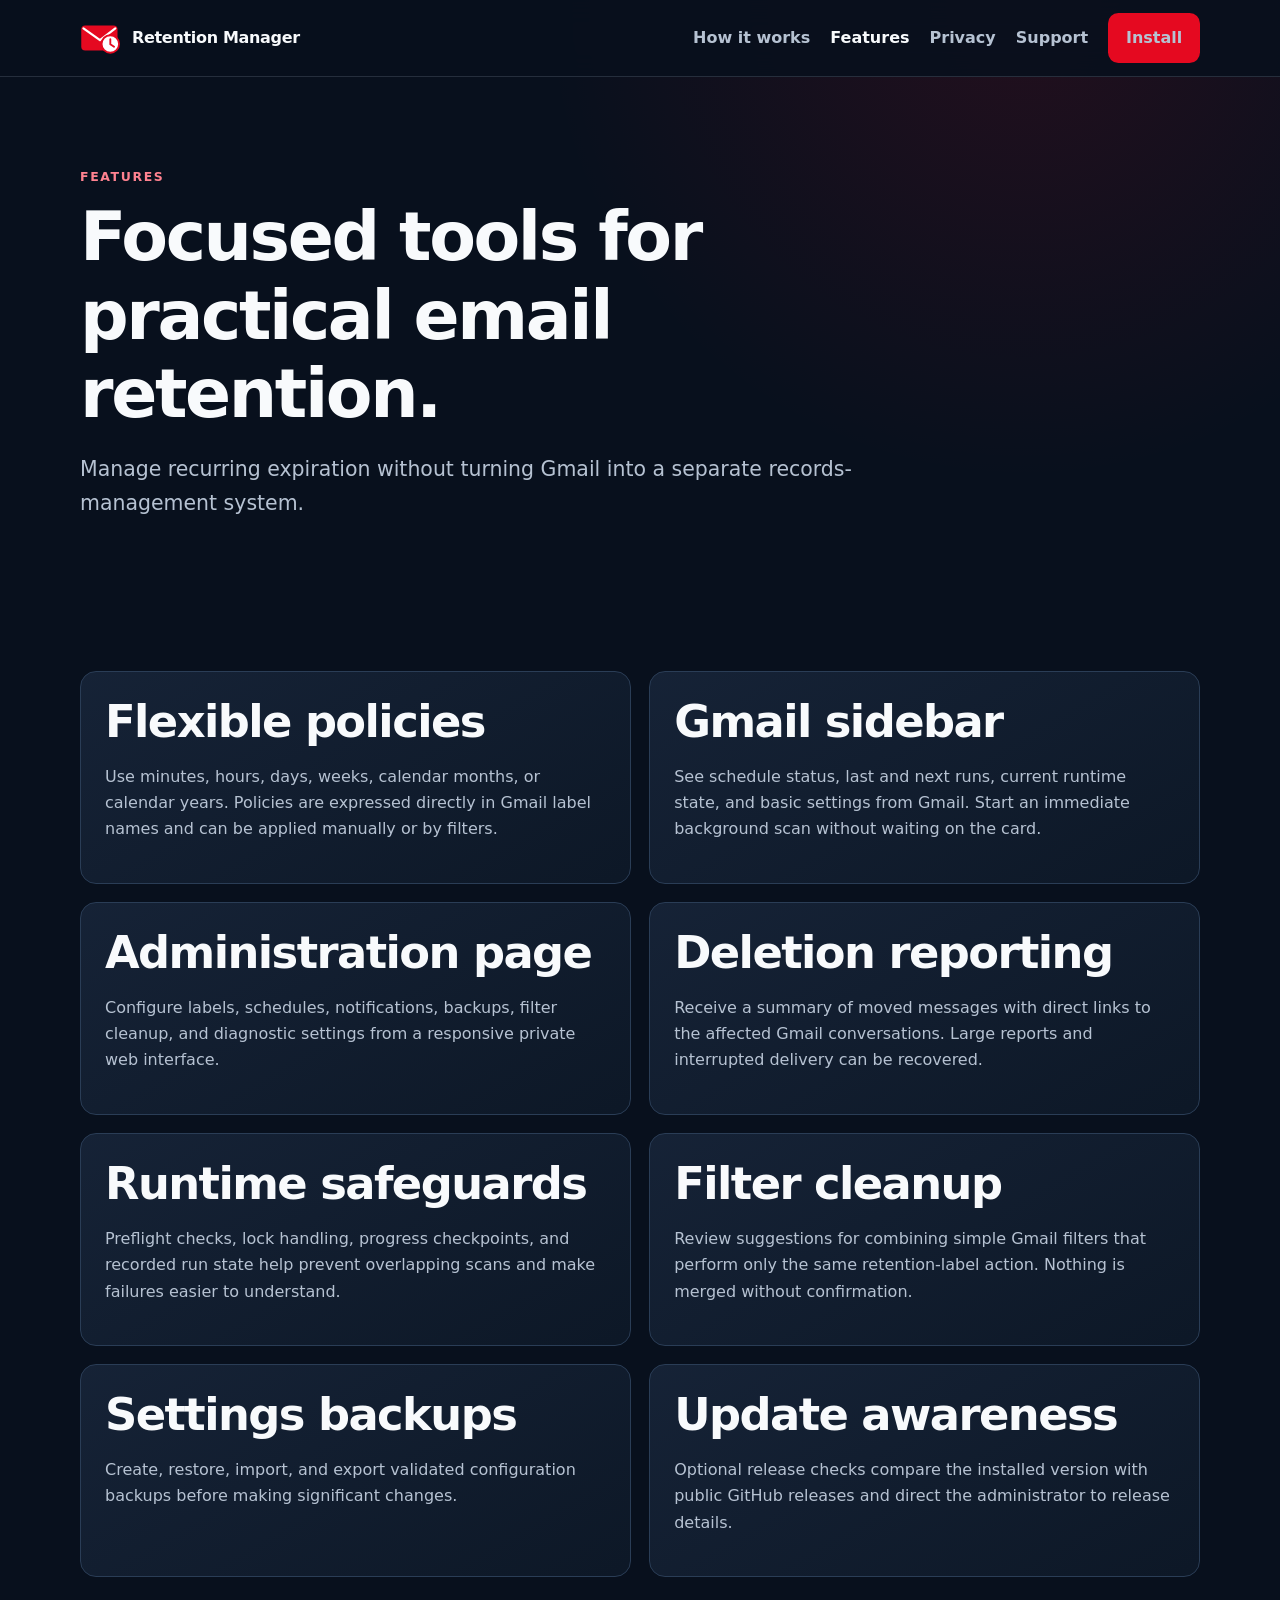
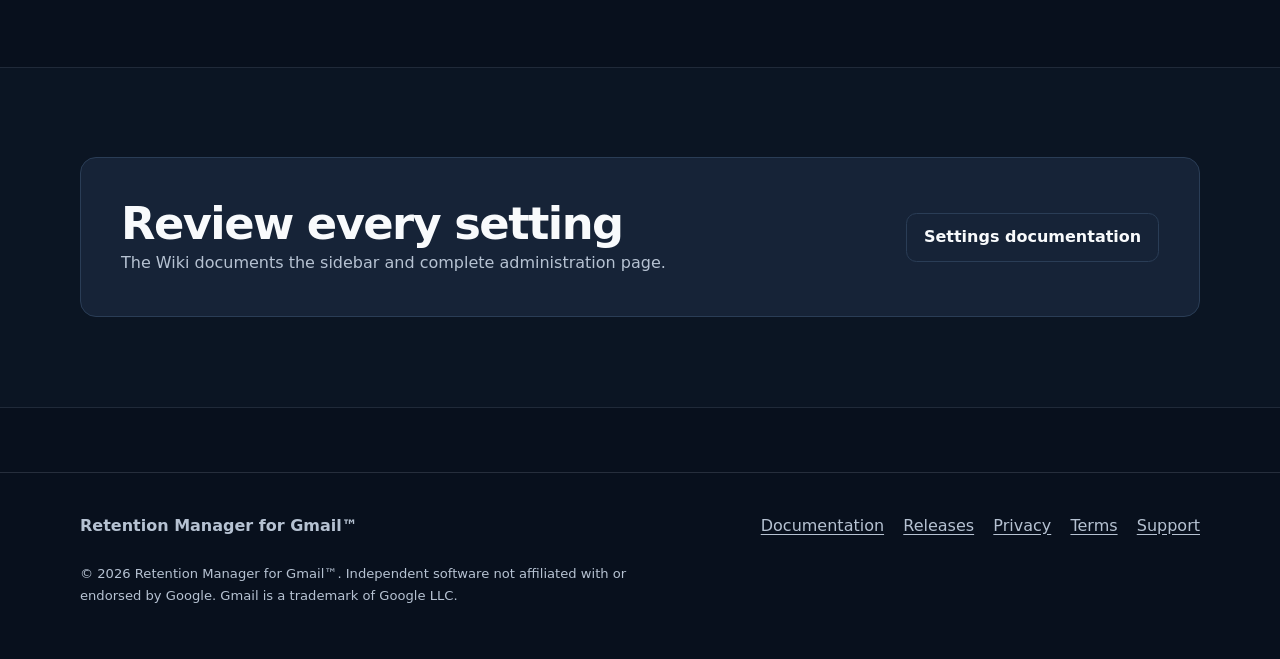
<file: docs/features.html>
<!doctype html>
<html lang="en"><head><meta charset="utf-8"><meta name="viewport" content="width=device-width, initial-scale=1"><meta name="description" content="Explore the features of Retention Manager for Gmail."><meta name="theme-color" content="#08101d"><title>Features · Retention Manager for Gmail™</title><link rel="icon" href="assets/retention-manager-icon.svg" type="image/svg+xml"><link rel="stylesheet" href="css/site.css"><script src="js/site.js" defer></script></head>
<body><a class="skip-link" href="#main">Skip to content</a><header class="site-header"><div class="nav-wrap"><a class="brand" href="index.html"><img src="assets/retention-manager-icon.svg" alt=""><span>Retention Manager</span></a><button class="menu-toggle" type="button" data-menu-button aria-expanded="false" aria-controls="site-navigation">Menu</button><nav class="site-nav" id="site-navigation" data-menu aria-label="Primary navigation"><a href="how-it-works.html">How it works</a><a aria-current="page" href="features.html">Features</a><a href="privacy.html">Privacy</a><a href="support.html">Support</a><a class="button" href="https://github.com/dynamiccookies/Retention-Manager-for-Gmail/wiki/Installation">Install</a></nav></div></header>
<main id="main"><section class="page-hero"><div class="container"><div class="eyebrow">Features</div><h1>Focused tools for practical email retention.</h1><p class="lead">Manage recurring expiration without turning Gmail into a separate records-management system.</p></div></section>
<section class="section"><div class="container grid-2">
<article class="content-card"><h2>Flexible policies</h2><p>Use minutes, hours, days, weeks, calendar months, or calendar years. Policies are expressed directly in Gmail label names and can be applied manually or by filters.</p></article>
<article class="content-card"><h2>Gmail sidebar</h2><p>See schedule status, last and next runs, current runtime state, and basic settings from Gmail. Start an immediate background scan without waiting on the card.</p></article>
<article class="content-card"><h2>Administration page</h2><p>Configure labels, schedules, notifications, backups, filter cleanup, and diagnostic settings from a responsive private web interface.</p></article>
<article class="content-card"><h2>Deletion reporting</h2><p>Receive a summary of moved messages with direct links to the affected Gmail conversations. Large reports and interrupted delivery can be recovered.</p></article>
<article class="content-card"><h2>Runtime safeguards</h2><p>Preflight checks, lock handling, progress checkpoints, and recorded run state help prevent overlapping scans and make failures easier to understand.</p></article>
<article class="content-card"><h2>Filter cleanup</h2><p>Review suggestions for combining simple Gmail filters that perform only the same retention-label action. Nothing is merged without confirmation.</p></article>
<article class="content-card"><h2>Settings backups</h2><p>Create, restore, import, and export validated configuration backups before making significant changes.</p></article>
<article class="content-card"><h2>Update awareness</h2><p>Optional release checks compare the installed version with public GitHub releases and direct the administrator to release details.</p></article>
</div></section>
<section class="section alt"><div class="container cta"><div><h2>Review every setting</h2><p>The Wiki documents the sidebar and complete administration page.</p></div><a class="button secondary" href="https://github.com/dynamiccookies/Retention-Manager-for-Gmail/wiki/Settings-and-Administration">Settings documentation</a></div></section></main>
<footer class="site-footer"><div class="container"><div class="footer-grid"><strong>Retention Manager for Gmail™</strong><div class="footer-links"><a href="https://github.com/dynamiccookies/Retention-Manager-for-Gmail/wiki">Documentation</a><a href="https://github.com/dynamiccookies/Retention-Manager-for-Gmail/releases">Releases</a><a href="privacy.html">Privacy</a><a href="terms.html">Terms</a><a href="support.html">Support</a></div></div><p class="fine-print">© <span data-year></span> Retention Manager for Gmail™. Independent software not affiliated with or endorsed by Google. Gmail is a trademark of Google LLC.</p></div></footer></body></html>
</file>
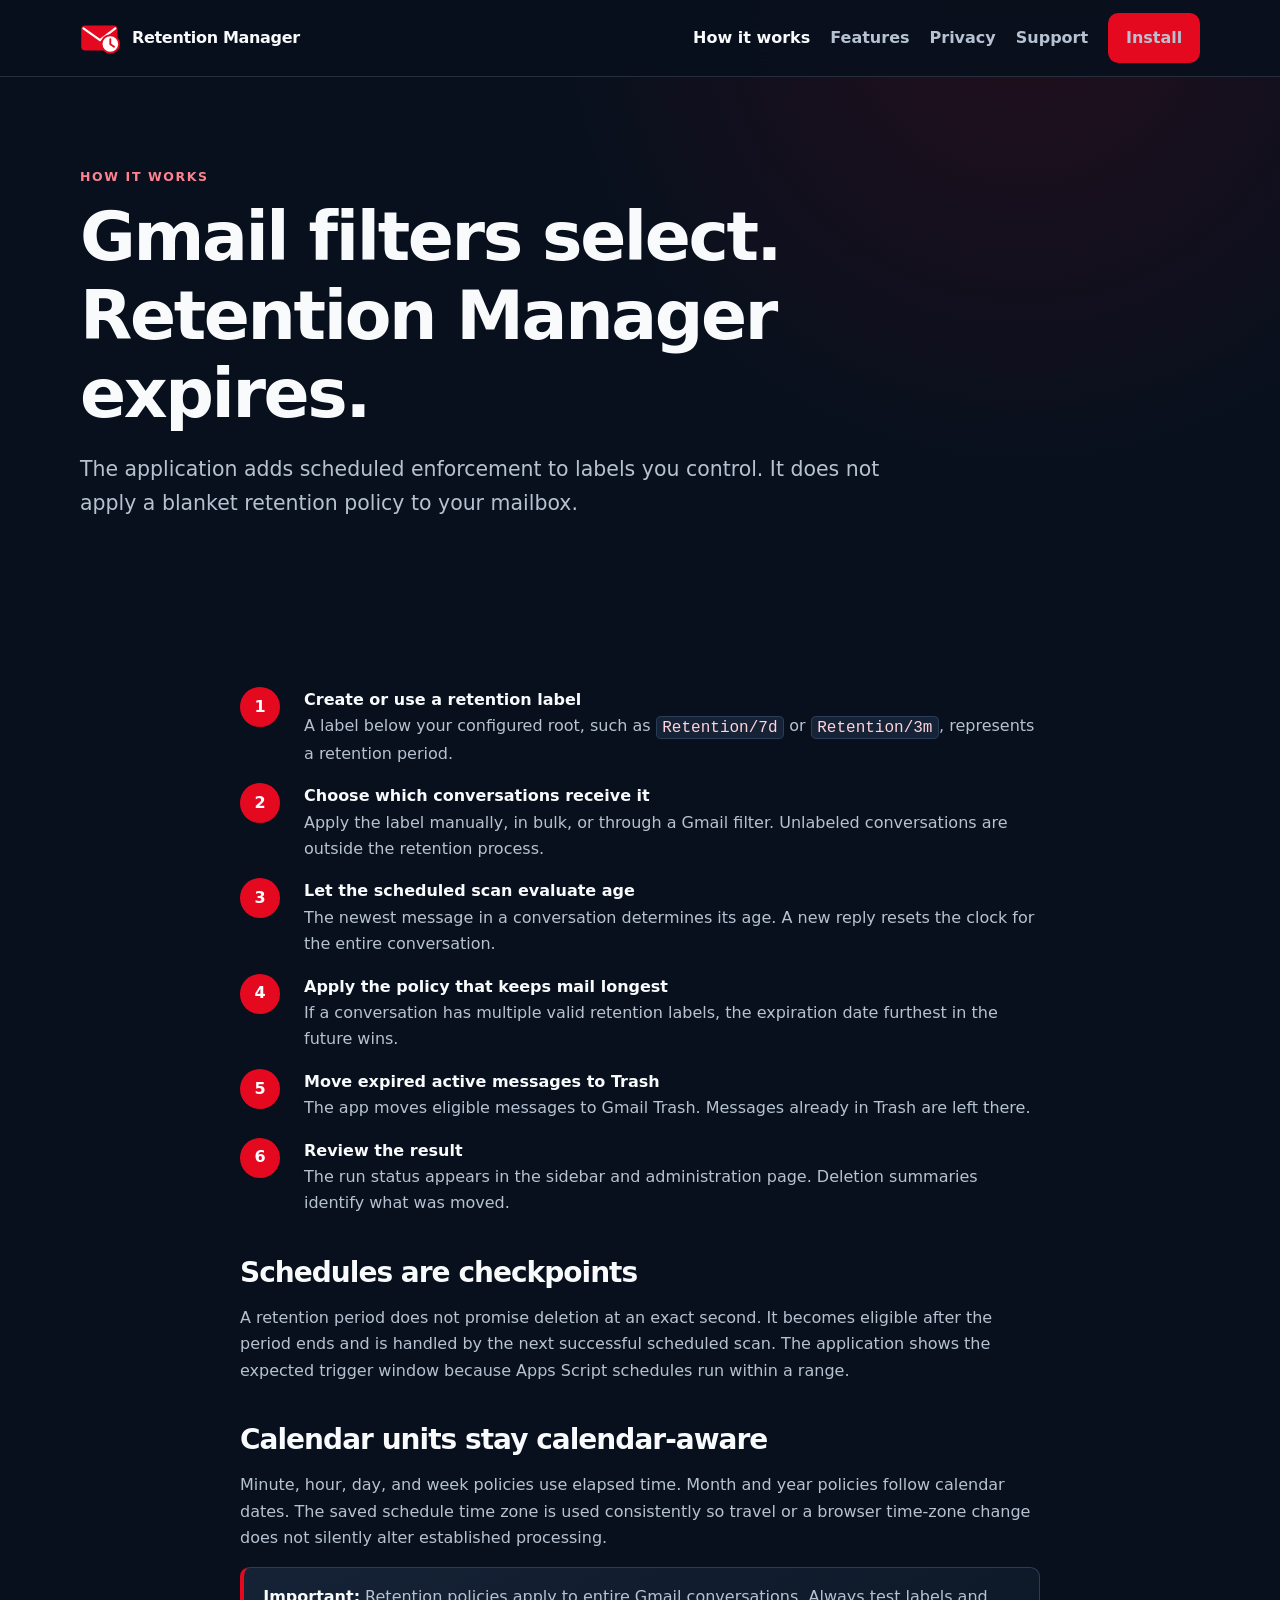
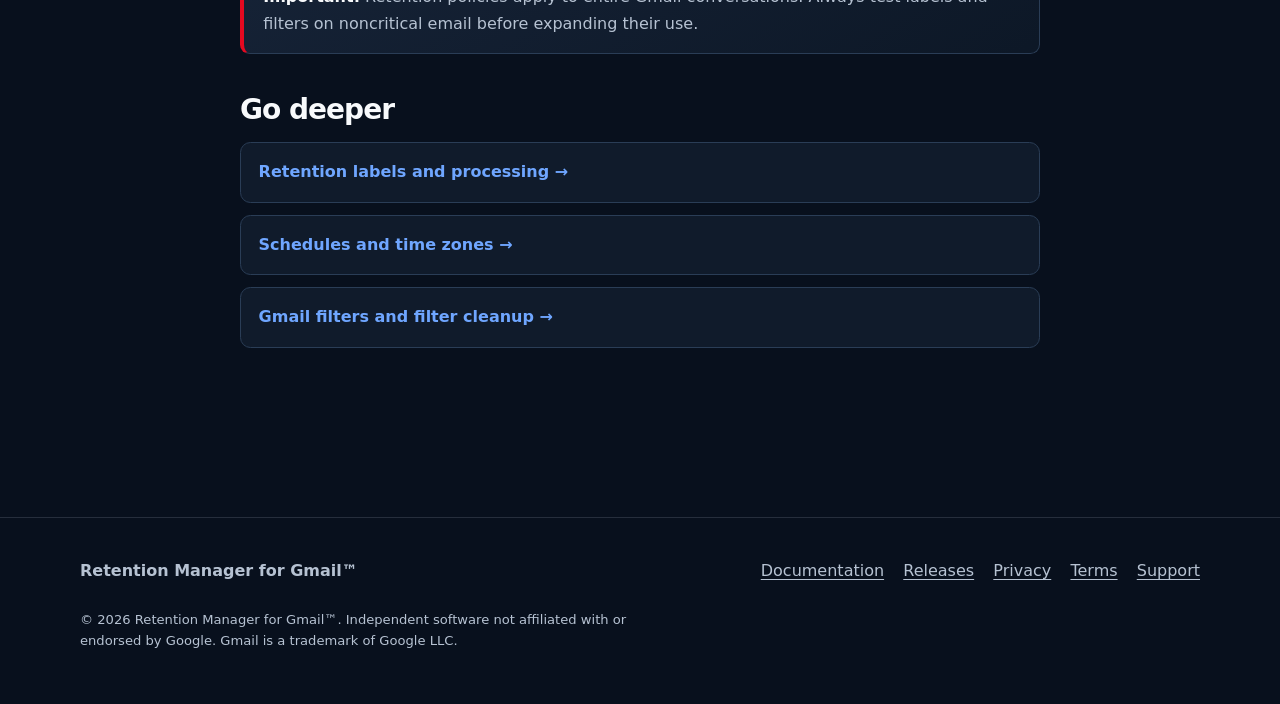
<file: docs/how-it-works.html>
<!doctype html>
<html lang="en"><head><meta charset="utf-8"><meta name="viewport" content="width=device-width, initial-scale=1"><meta name="description" content="Learn how Retention Manager for Gmail uses labels and scheduled scans to manage email retention."><meta name="theme-color" content="#08101d"><title>How it works · Retention Manager for Gmail™</title><link rel="icon" href="assets/retention-manager-icon.svg" type="image/svg+xml"><link rel="stylesheet" href="css/site.css"><script src="js/site.js" defer></script></head>
<body><a class="skip-link" href="#main">Skip to content</a><header class="site-header"><div class="nav-wrap"><a class="brand" href="index.html"><img src="assets/retention-manager-icon.svg" alt=""><span>Retention Manager</span></a><button class="menu-toggle" type="button" data-menu-button aria-expanded="false" aria-controls="site-navigation">Menu</button><nav class="site-nav" id="site-navigation" data-menu aria-label="Primary navigation"><a aria-current="page" href="how-it-works.html">How it works</a><a href="features.html">Features</a><a href="privacy.html">Privacy</a><a href="support.html">Support</a><a class="button" href="https://github.com/dynamiccookies/Retention-Manager-for-Gmail/wiki/Installation">Install</a></nav></div></header>
<main id="main"><section class="page-hero"><div class="container"><div class="eyebrow">How it works</div><h1>Gmail filters select. Retention Manager expires.</h1><p class="lead">The application adds scheduled enforcement to labels you control. It does not apply a blanket retention policy to your mailbox.</p></div></section>
<section class="section"><div class="container prose"><ol class="steps"><li><div><strong>Create or use a retention label</strong>A label below your configured root, such as <code>Retention/7d</code> or <code>Retention/3m</code>, represents a retention period.</div></li><li><div><strong>Choose which conversations receive it</strong>Apply the label manually, in bulk, or through a Gmail filter. Unlabeled conversations are outside the retention process.</div></li><li><div><strong>Let the scheduled scan evaluate age</strong>The newest message in a conversation determines its age. A new reply resets the clock for the entire conversation.</div></li><li><div><strong>Apply the policy that keeps mail longest</strong>If a conversation has multiple valid retention labels, the expiration date furthest in the future wins.</div></li><li><div><strong>Move expired active messages to Trash</strong>The app moves eligible messages to Gmail Trash. Messages already in Trash are left there.</div></li><li><div><strong>Review the result</strong>The run status appears in the sidebar and administration page. Deletion summaries identify what was moved.</div></li></ol>
<h2>Schedules are checkpoints</h2><p>A retention period does not promise deletion at an exact second. It becomes eligible after the period ends and is handled by the next successful scheduled scan. The application shows the expected trigger window because Apps Script schedules run within a range.</p>
<h2>Calendar units stay calendar-aware</h2><p>Minute, hour, day, and week policies use elapsed time. Month and year policies follow calendar dates. The saved schedule time zone is used consistently so travel or a browser time-zone change does not silently alter established processing.</p>
<div class="notice"><p><strong>Important:</strong> Retention policies apply to entire Gmail conversations. Always test labels and filters on noncritical email before expanding their use.</p></div>
<h2>Go deeper</h2><ul class="link-list"><li><a href="https://github.com/dynamiccookies/Retention-Manager-for-Gmail/wiki/Retention-Labels-and-Processing">Retention labels and processing →</a></li><li><a href="https://github.com/dynamiccookies/Retention-Manager-for-Gmail/wiki/Schedules-and-Time-Zones">Schedules and time zones →</a></li><li><a href="https://github.com/dynamiccookies/Retention-Manager-for-Gmail/wiki/Gmail-Filters-and-Filter-Cleanup">Gmail filters and filter cleanup →</a></li></ul></div></section></main>
<footer class="site-footer"><div class="container"><div class="footer-grid"><strong>Retention Manager for Gmail™</strong><div class="footer-links"><a href="https://github.com/dynamiccookies/Retention-Manager-for-Gmail/wiki">Documentation</a><a href="https://github.com/dynamiccookies/Retention-Manager-for-Gmail/releases">Releases</a><a href="privacy.html">Privacy</a><a href="terms.html">Terms</a><a href="support.html">Support</a></div></div><p class="fine-print">© <span data-year></span> Retention Manager for Gmail™. Independent software not affiliated with or endorsed by Google. Gmail is a trademark of Google LLC.</p></div></footer></body></html>
</file>
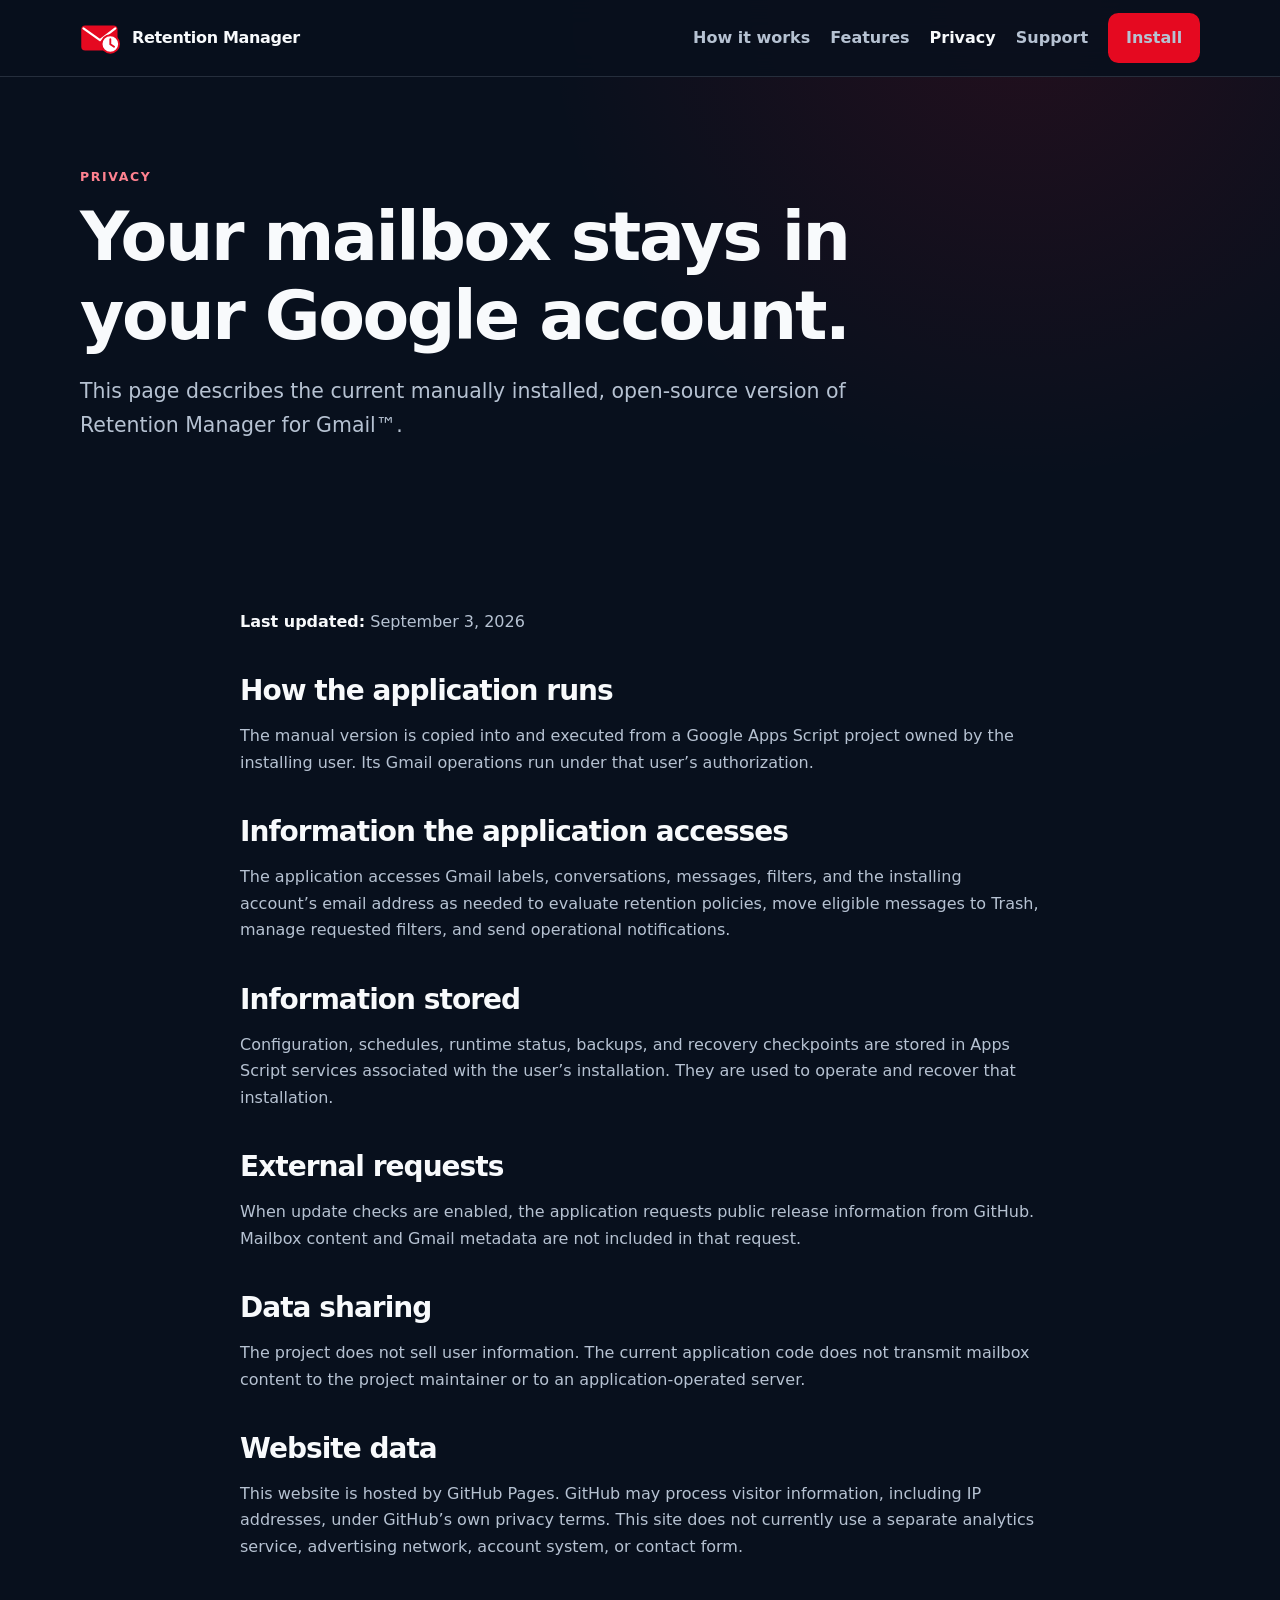
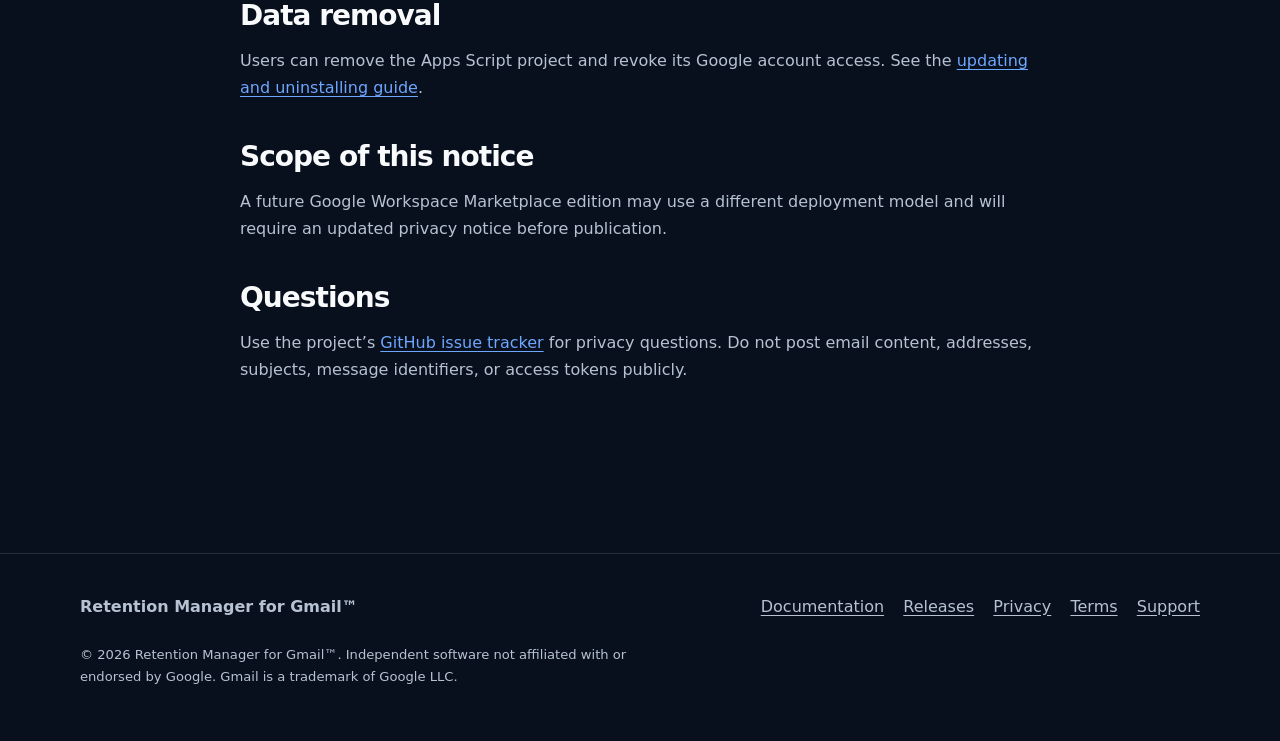
<file: docs/privacy.html>
<!doctype html>
<html lang="en"><head><meta charset="utf-8"><meta name="viewport" content="width=device-width, initial-scale=1"><meta name="description" content="Privacy information for Retention Manager for Gmail."><meta name="theme-color" content="#08101d"><title>Privacy · Retention Manager for Gmail™</title><link rel="icon" href="assets/retention-manager-icon.svg" type="image/svg+xml"><link rel="stylesheet" href="css/site.css"><script src="js/site.js" defer></script></head>
<body><a class="skip-link" href="#main">Skip to content</a><header class="site-header"><div class="nav-wrap"><a class="brand" href="index.html"><img src="assets/retention-manager-icon.svg" alt=""><span>Retention Manager</span></a><button class="menu-toggle" type="button" data-menu-button aria-expanded="false" aria-controls="site-navigation">Menu</button><nav class="site-nav" id="site-navigation" data-menu aria-label="Primary navigation"><a href="how-it-works.html">How it works</a><a href="features.html">Features</a><a aria-current="page" href="privacy.html">Privacy</a><a href="support.html">Support</a><a class="button" href="https://github.com/dynamiccookies/Retention-Manager-for-Gmail/wiki/Installation">Install</a></nav></div></header>
<main id="main"><section class="page-hero"><div class="container"><div class="eyebrow">Privacy</div><h1>Your mailbox stays in your Google account.</h1><p class="lead">This page describes the current manually installed, open-source version of Retention Manager for Gmail™.</p></div></section>
<section class="section"><div class="container prose"><p><strong>Last updated:</strong> September 3, 2026</p><h2>How the application runs</h2><p>The manual version is copied into and executed from a Google Apps Script project owned by the installing user. Its Gmail operations run under that user’s authorization.</p><h2>Information the application accesses</h2><p>The application accesses Gmail labels, conversations, messages, filters, and the installing account’s email address as needed to evaluate retention policies, move eligible messages to Trash, manage requested filters, and send operational notifications.</p><h2>Information stored</h2><p>Configuration, schedules, runtime status, backups, and recovery checkpoints are stored in Apps Script services associated with the user’s installation. They are used to operate and recover that installation.</p><h2>External requests</h2><p>When update checks are enabled, the application requests public release information from GitHub. Mailbox content and Gmail metadata are not included in that request.</p><h2>Data sharing</h2><p>The project does not sell user information. The current application code does not transmit mailbox content to the project maintainer or to an application-operated server.</p><h2>Website data</h2><p>This website is hosted by GitHub Pages. GitHub may process visitor information, including IP addresses, under GitHub’s own privacy terms. This site does not currently use a separate analytics service, advertising network, account system, or contact form.</p><h2>Data removal</h2><p>Users can remove the Apps Script project and revoke its Google account access. See the <a href="https://github.com/dynamiccookies/Retention-Manager-for-Gmail/wiki/Updating-and-Uninstalling">updating and uninstalling guide</a>.</p><h2>Scope of this notice</h2><p>A future Google Workspace Marketplace edition may use a different deployment model and will require an updated privacy notice before publication.</p><h2>Questions</h2><p>Use the project’s <a href="https://github.com/dynamiccookies/Retention-Manager-for-Gmail/issues">GitHub issue tracker</a> for privacy questions. Do not post email content, addresses, subjects, message identifiers, or access tokens publicly.</p></div></section></main>
<footer class="site-footer"><div class="container"><div class="footer-grid"><strong>Retention Manager for Gmail™</strong><div class="footer-links"><a href="https://github.com/dynamiccookies/Retention-Manager-for-Gmail/wiki">Documentation</a><a href="https://github.com/dynamiccookies/Retention-Manager-for-Gmail/releases">Releases</a><a href="privacy.html">Privacy</a><a href="terms.html">Terms</a><a href="support.html">Support</a></div></div><p class="fine-print">© <span data-year></span> Retention Manager for Gmail™. Independent software not affiliated with or endorsed by Google. Gmail is a trademark of Google LLC.</p></div></footer></body></html>
</file>
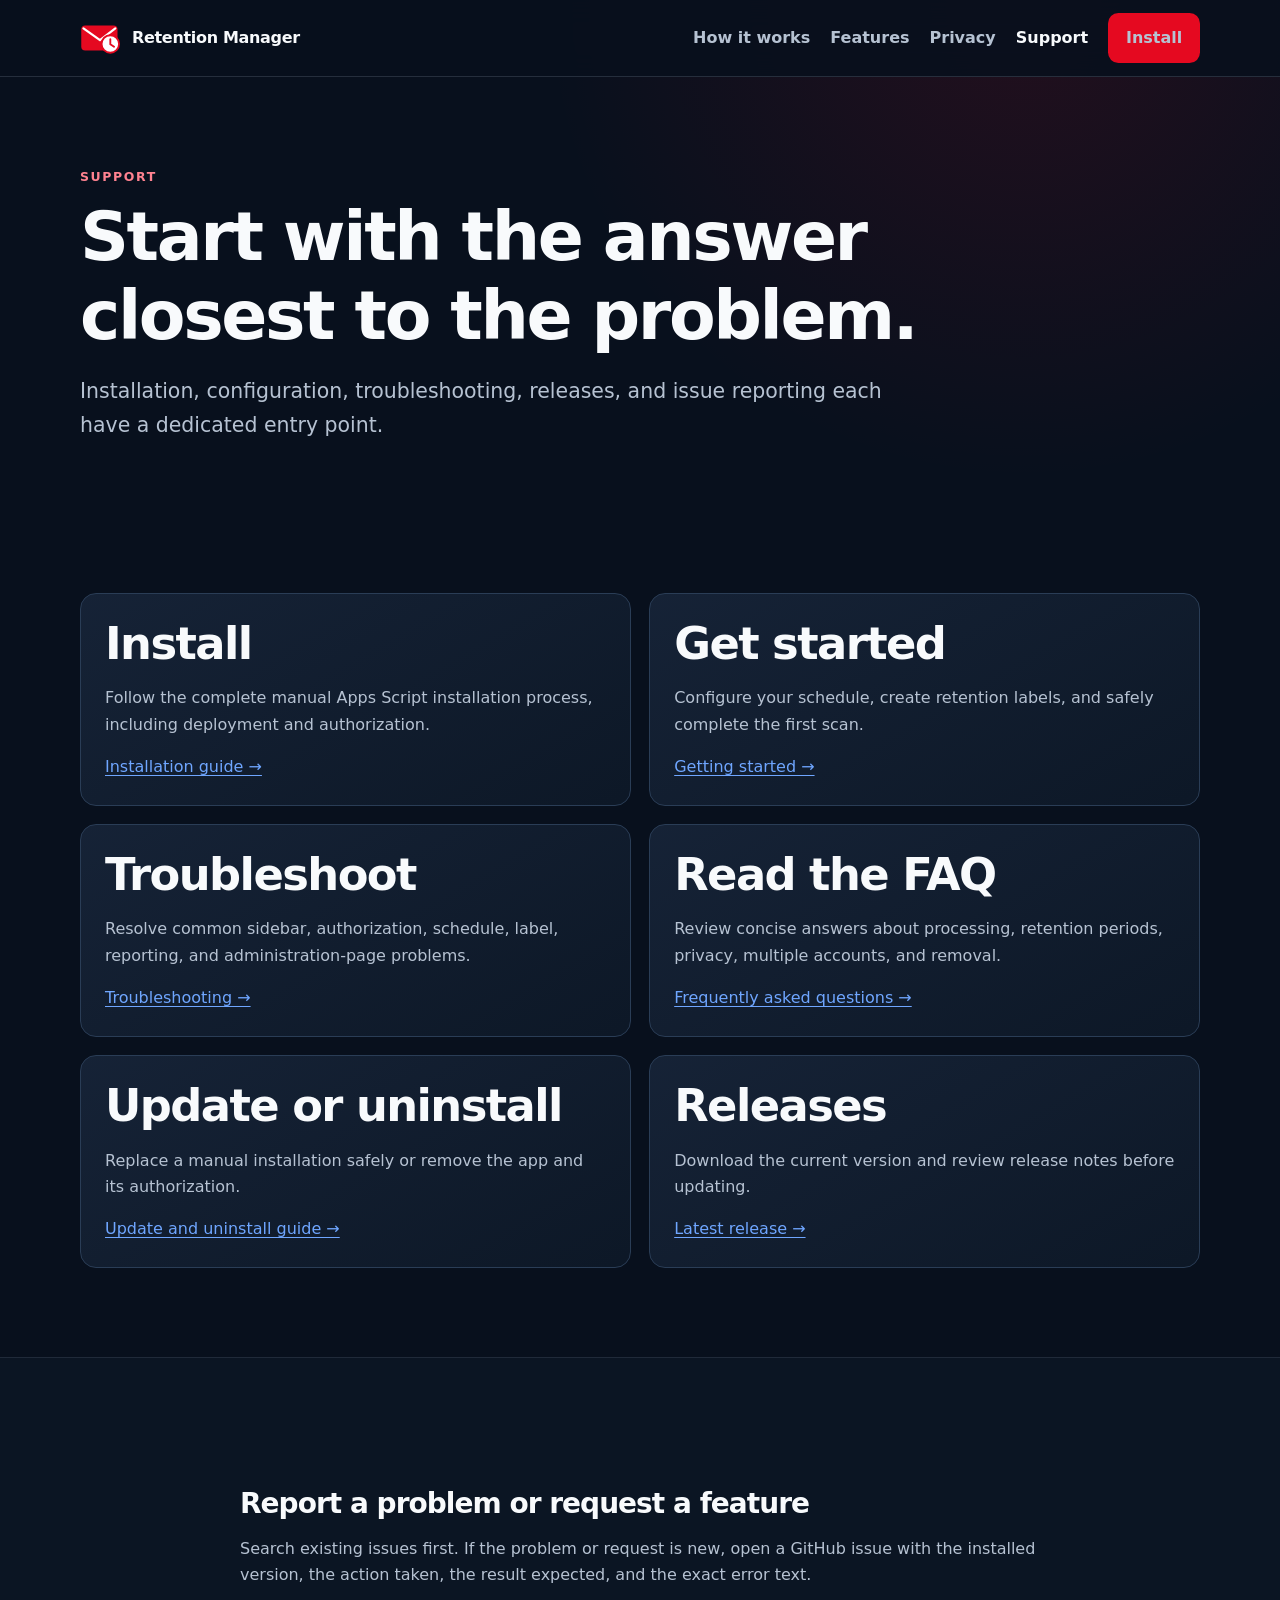
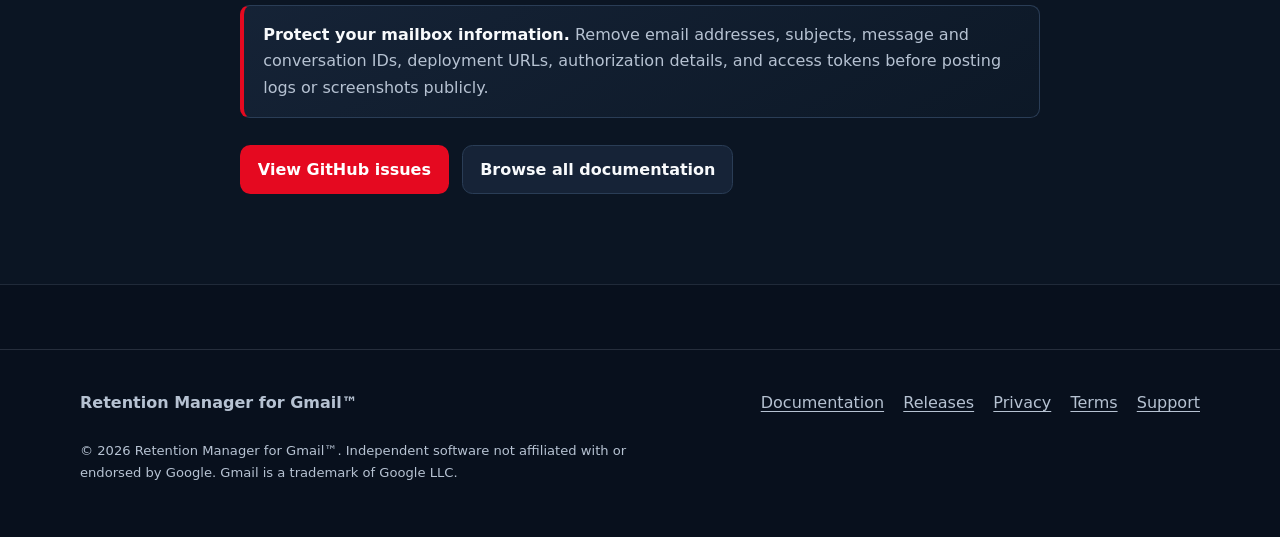
<file: docs/support.html>
<!doctype html>
<html lang="en"><head><meta charset="utf-8"><meta name="viewport" content="width=device-width, initial-scale=1"><meta name="description" content="Documentation, troubleshooting, releases, and support for Retention Manager for Gmail."><meta name="theme-color" content="#08101d"><title>Support · Retention Manager for Gmail™</title><link rel="icon" href="assets/retention-manager-icon.svg" type="image/svg+xml"><link rel="stylesheet" href="css/site.css"><script src="js/site.js" defer></script></head>
<body><a class="skip-link" href="#main">Skip to content</a><header class="site-header"><div class="nav-wrap"><a class="brand" href="index.html"><img src="assets/retention-manager-icon.svg" alt=""><span>Retention Manager</span></a><button class="menu-toggle" type="button" data-menu-button aria-expanded="false" aria-controls="site-navigation">Menu</button><nav class="site-nav" id="site-navigation" data-menu aria-label="Primary navigation"><a href="how-it-works.html">How it works</a><a href="features.html">Features</a><a href="privacy.html">Privacy</a><a aria-current="page" href="support.html">Support</a><a class="button" href="https://github.com/dynamiccookies/Retention-Manager-for-Gmail/wiki/Installation">Install</a></nav></div></header>
<main id="main"><section class="page-hero"><div class="container"><div class="eyebrow">Support</div><h1>Start with the answer closest to the problem.</h1><p class="lead">Installation, configuration, troubleshooting, releases, and issue reporting each have a dedicated entry point.</p></div></section>
<section class="section"><div class="container grid-2"><article class="content-card"><h2>Install</h2><p>Follow the complete manual Apps Script installation process, including deployment and authorization.</p><a href="https://github.com/dynamiccookies/Retention-Manager-for-Gmail/wiki/Installation">Installation guide →</a></article><article class="content-card"><h2>Get started</h2><p>Configure your schedule, create retention labels, and safely complete the first scan.</p><a href="https://github.com/dynamiccookies/Retention-Manager-for-Gmail/wiki/Getting-Started">Getting started →</a></article><article class="content-card"><h2>Troubleshoot</h2><p>Resolve common sidebar, authorization, schedule, label, reporting, and administration-page problems.</p><a href="https://github.com/dynamiccookies/Retention-Manager-for-Gmail/wiki/Troubleshooting">Troubleshooting →</a></article><article class="content-card"><h2>Read the FAQ</h2><p>Review concise answers about processing, retention periods, privacy, multiple accounts, and removal.</p><a href="https://github.com/dynamiccookies/Retention-Manager-for-Gmail/wiki/Frequently-Asked-Questions">Frequently asked questions →</a></article><article class="content-card"><h2>Update or uninstall</h2><p>Replace a manual installation safely or remove the app and its authorization.</p><a href="https://github.com/dynamiccookies/Retention-Manager-for-Gmail/wiki/Updating-and-Uninstalling">Update and uninstall guide →</a></article><article class="content-card"><h2>Releases</h2><p>Download the current version and review release notes before updating.</p><a data-latest-release href="https://github.com/dynamiccookies/Retention-Manager-for-Gmail/releases/latest">Latest release →</a></article></div></section>
<section class="section alt"><div class="container prose"><h2>Report a problem or request a feature</h2><p>Search existing issues first. If the problem or request is new, open a GitHub issue with the installed version, the action taken, the result expected, and the exact error text.</p><div class="notice"><p><strong>Protect your mailbox information.</strong> Remove email addresses, subjects, message and conversation IDs, deployment URLs, authorization details, and access tokens before posting logs or screenshots publicly.</p></div><div class="actions"><a class="button" href="https://github.com/dynamiccookies/Retention-Manager-for-Gmail/issues">View GitHub issues</a><a class="button secondary" href="https://github.com/dynamiccookies/Retention-Manager-for-Gmail/wiki">Browse all documentation</a></div></div></section></main>
<footer class="site-footer"><div class="container"><div class="footer-grid"><strong>Retention Manager for Gmail™</strong><div class="footer-links"><a href="https://github.com/dynamiccookies/Retention-Manager-for-Gmail/wiki">Documentation</a><a href="https://github.com/dynamiccookies/Retention-Manager-for-Gmail/releases">Releases</a><a href="privacy.html">Privacy</a><a href="terms.html">Terms</a><a href="support.html">Support</a></div></div><p class="fine-print">© <span data-year></span> Retention Manager for Gmail™. Independent software not affiliated with or endorsed by Google. Gmail is a trademark of Google LLC.</p></div></footer></body></html>
</file>
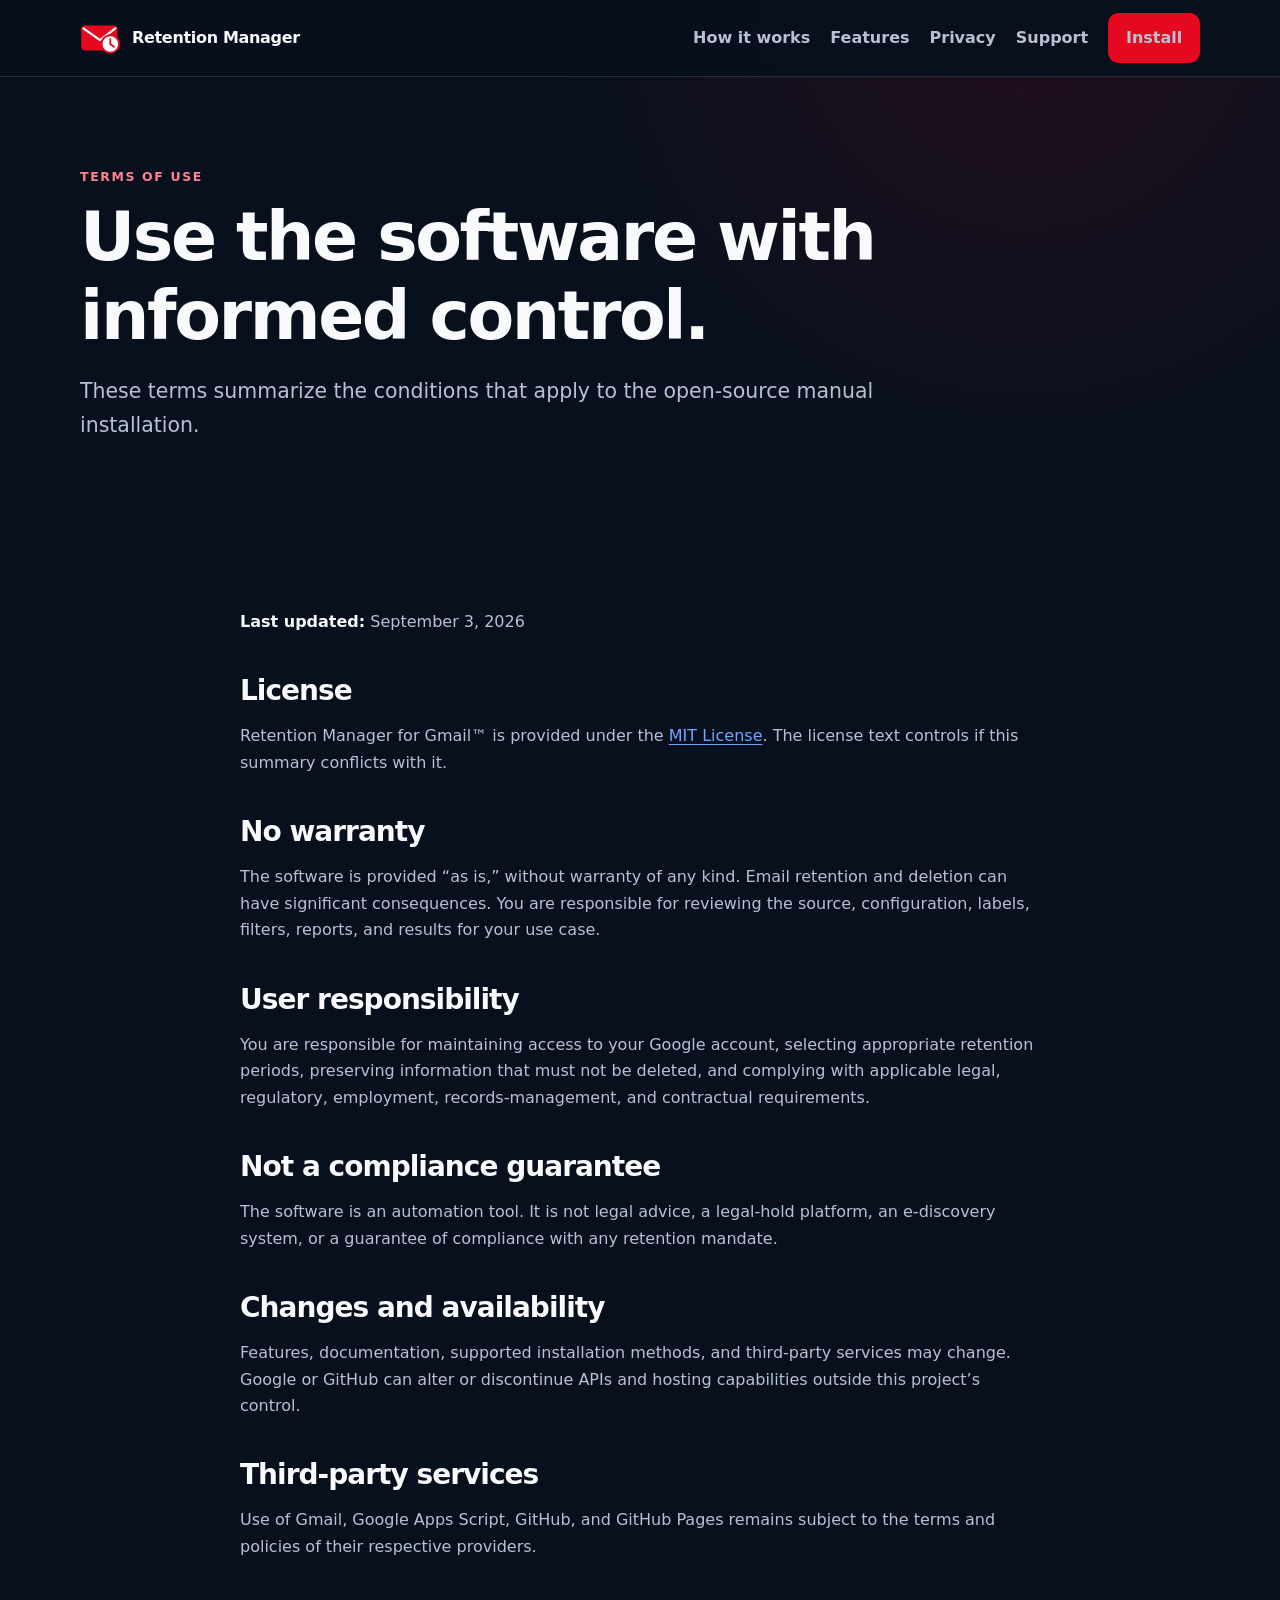
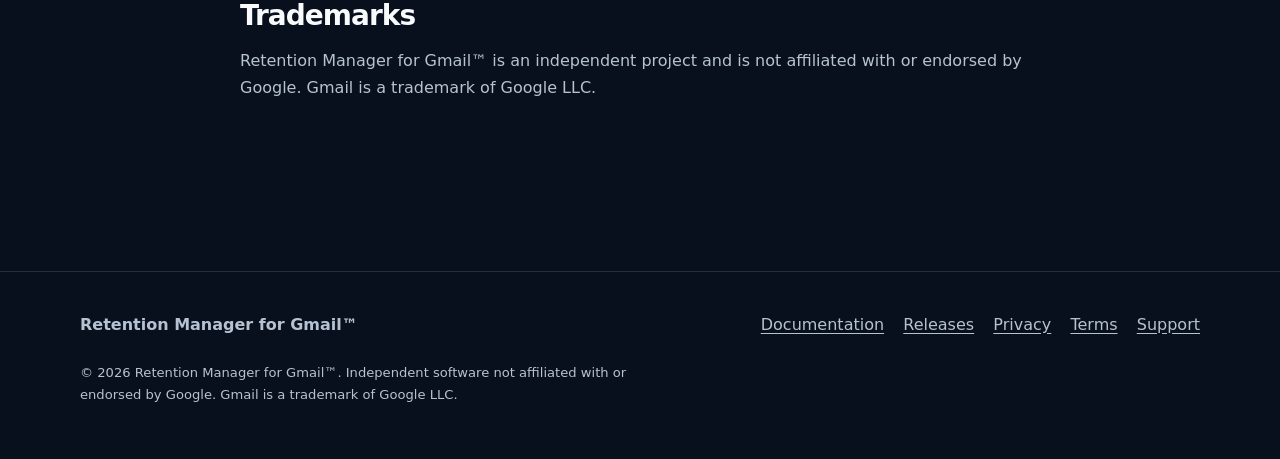
<file: docs/terms.html>
<!doctype html>
<html lang="en"><head><meta charset="utf-8"><meta name="viewport" content="width=device-width, initial-scale=1"><meta name="description" content="Terms of use for Retention Manager for Gmail."><meta name="theme-color" content="#08101d"><title>Terms · Retention Manager for Gmail™</title><link rel="icon" href="assets/retention-manager-icon.svg" type="image/svg+xml"><link rel="stylesheet" href="css/site.css"><script src="js/site.js" defer></script></head>
<body><a class="skip-link" href="#main">Skip to content</a><header class="site-header"><div class="nav-wrap"><a class="brand" href="index.html"><img src="assets/retention-manager-icon.svg" alt=""><span>Retention Manager</span></a><button class="menu-toggle" type="button" data-menu-button aria-expanded="false" aria-controls="site-navigation">Menu</button><nav class="site-nav" id="site-navigation" data-menu aria-label="Primary navigation"><a href="how-it-works.html">How it works</a><a href="features.html">Features</a><a href="privacy.html">Privacy</a><a href="support.html">Support</a><a class="button" href="https://github.com/dynamiccookies/Retention-Manager-for-Gmail/wiki/Installation">Install</a></nav></div></header>
<main id="main"><section class="page-hero"><div class="container"><div class="eyebrow">Terms of use</div><h1>Use the software with informed control.</h1><p class="lead">These terms summarize the conditions that apply to the open-source manual installation.</p></div></section>
<section class="section"><div class="container prose"><p><strong>Last updated:</strong> September 3, 2026</p><h2>License</h2><p>Retention Manager for Gmail™ is provided under the <a href="https://github.com/dynamiccookies/Retention-Manager-for-Gmail/blob/main/LICENSE">MIT License</a>. The license text controls if this summary conflicts with it.</p><h2>No warranty</h2><p>The software is provided “as is,” without warranty of any kind. Email retention and deletion can have significant consequences. You are responsible for reviewing the source, configuration, labels, filters, reports, and results for your use case.</p><h2>User responsibility</h2><p>You are responsible for maintaining access to your Google account, selecting appropriate retention periods, preserving information that must not be deleted, and complying with applicable legal, regulatory, employment, records-management, and contractual requirements.</p><h2>Not a compliance guarantee</h2><p>The software is an automation tool. It is not legal advice, a legal-hold platform, an e-discovery system, or a guarantee of compliance with any retention mandate.</p><h2>Changes and availability</h2><p>Features, documentation, supported installation methods, and third-party services may change. Google or GitHub can alter or discontinue APIs and hosting capabilities outside this project’s control.</p><h2>Third-party services</h2><p>Use of Gmail, Google Apps Script, GitHub, and GitHub Pages remains subject to the terms and policies of their respective providers.</p><h2>Trademarks</h2><p>Retention Manager for Gmail™ is an independent project and is not affiliated with or endorsed by Google. Gmail is a trademark of Google LLC.</p></div></section></main>
<footer class="site-footer"><div class="container"><div class="footer-grid"><strong>Retention Manager for Gmail™</strong><div class="footer-links"><a href="https://github.com/dynamiccookies/Retention-Manager-for-Gmail/wiki">Documentation</a><a href="https://github.com/dynamiccookies/Retention-Manager-for-Gmail/releases">Releases</a><a href="privacy.html">Privacy</a><a href="terms.html">Terms</a><a href="support.html">Support</a></div></div><p class="fine-print">© <span data-year></span> Retention Manager for Gmail™. Independent software not affiliated with or endorsed by Google. Gmail is a trademark of Google LLC.</p></div></footer></body></html>
</file>
<file: docs/css/site.css>
:root {
  color-scheme: dark;
  --background: #08101d;
  --surface: #101b2b;
  --surface-raised: #162337;
  --border: #2a3d56;
  --text: #f8fafc;
  --muted: #b6c2d2;
  --blue: #6fa6ff;
  --red: #e50920;
  --red-hover: #ff243b;
  --green: #51d88a;
  --shadow: 0 18px 55px rgba(0, 0, 0, 0.3);
  --content: 1120px;
}

* {
  box-sizing: border-box;
}

html {
  scroll-behavior: smooth;
}

body {
  margin: 0;
  background:
    radial-gradient(circle at 80% 0%, rgba(229, 9, 32, 0.12), transparent 30rem),
    var(--background);
  color: var(--text);
  font-family: Inter, ui-sans-serif, system-ui, -apple-system, BlinkMacSystemFont, "Segoe UI", sans-serif;
  font-size: 1rem;
  line-height: 1.65;
}

a {
  color: var(--blue);
  text-underline-offset: 0.2em;
}

a:hover {
  color: #9ac0ff;
}

img {
  max-width: 100%;
}

.skip-link {
  position: absolute;
  left: 1rem;
  top: -5rem;
  z-index: 100;
  background: var(--text);
  color: var(--background);
  padding: 0.65rem 1rem;
  border-radius: 0.5rem;
}

.skip-link:focus {
  top: 1rem;
}

.site-header {
  border-bottom: 1px solid rgba(182, 194, 210, 0.17);
  background: rgba(8, 16, 29, 0.9);
  backdrop-filter: blur(14px);
  position: sticky;
  top: 0;
  z-index: 20;
}

.nav-wrap,
.container {
  width: min(calc(100% - 2rem), var(--content));
  margin-inline: auto;
}

.nav-wrap {
  min-height: 4.75rem;
  display: flex;
  align-items: center;
  justify-content: space-between;
  gap: 1.5rem;
}

.brand {
  display: inline-flex;
  align-items: center;
  gap: 0.75rem;
  color: var(--text);
  font-weight: 760;
  text-decoration: none;
  letter-spacing: -0.02em;
}

.brand img {
  width: 2.5rem;
  height: 2.5rem;
}

.menu-toggle {
  display: none;
  border: 1px solid var(--border);
  border-radius: 0.55rem;
  background: var(--surface);
  color: var(--text);
  padding: 0.55rem 0.75rem;
  font: inherit;
}

.site-nav {
  display: flex;
  align-items: center;
  gap: 1.25rem;
}

.site-nav a {
  color: var(--muted);
  font-weight: 650;
  text-decoration: none;
}

.site-nav a:hover,
.site-nav a[aria-current="page"] {
  color: var(--text);
}

.button {
  display: inline-flex;
  align-items: center;
  justify-content: center;
  min-height: 2.9rem;
  padding: 0.65rem 1.05rem;
  border: 1px solid transparent;
  border-radius: 0.65rem;
  background: var(--red);
  color: #fff;
  font-weight: 750;
  text-decoration: none;
}

.button:hover {
  background: var(--red-hover);
  color: #fff;
}

.button.secondary {
  border-color: var(--border);
  background: var(--surface-raised);
  color: var(--text);
}

.button.secondary:hover {
  border-color: var(--blue);
  background: #1b2b43;
}

.hero {
  padding: clamp(4.5rem, 9vw, 8rem) 0 5rem;
}

.hero-grid {
  display: grid;
  grid-template-columns: minmax(0, 1.2fr) minmax(18rem, 0.8fr);
  align-items: center;
  gap: clamp(2.5rem, 6vw, 5.5rem);
}

.eyebrow {
  color: #ff8290;
  font-size: 0.78rem;
  font-weight: 800;
  letter-spacing: 0.13em;
  text-transform: uppercase;
}

h1,
h2,
h3 {
  line-height: 1.15;
  letter-spacing: -0.035em;
}

h1 {
  max-width: 15ch;
  margin: 0.7rem 0 1.25rem;
  font-size: clamp(2.7rem, 7vw, 5.25rem);
}

.page-hero h1 {
  max-width: 19ch;
  font-size: clamp(2.4rem, 6vw, 4.25rem);
}

h2 {
  margin: 0 0 1rem;
  font-size: clamp(1.8rem, 4vw, 2.8rem);
}

h3 {
  margin: 0 0 0.6rem;
  font-size: 1.2rem;
}

.lead {
  max-width: 62ch;
  color: var(--muted);
  font-size: clamp(1.08rem, 2vw, 1.28rem);
}

.actions {
  display: flex;
  flex-wrap: wrap;
  gap: 0.85rem;
  margin-top: 1.7rem;
}

.release-note {
  margin-top: 1rem;
  color: var(--muted);
  font-size: 0.92rem;
}

.hero-card,
.card,
.notice,
.content-card {
  border: 1px solid var(--border);
  border-radius: 1rem;
  background: linear-gradient(150deg, rgba(22, 35, 55, 0.97), rgba(13, 24, 39, 0.97));
  box-shadow: var(--shadow);
}

.hero-card {
  padding: 1.2rem;
  transform: rotate(1.5deg);
}

.app-preview {
  overflow: hidden;
  border: 1px solid #3a4c63;
  border-radius: 0.75rem;
  background: #fff;
  color: #172033;
}

.preview-head {
  display: flex;
  align-items: center;
  gap: 0.7rem;
  padding: 0.9rem 1rem;
  background: #3d3d3d;
  color: #fff;
  font-weight: 750;
}

.preview-head img {
  width: 1.75rem;
  height: 1.75rem;
}

.preview-body {
  padding: 1.1rem;
}

.preview-section + .preview-section {
  margin-top: 1rem;
  padding-top: 1rem;
  border-top: 1px solid #d9dee6;
}

.preview-label {
  font-size: 0.75rem;
  color: #596579;
}

.preview-value {
  margin-top: 0.1rem;
  font-weight: 700;
}

.preview-value.success {
  color: #087c37;
}

.section {
  padding: clamp(3.5rem, 7vw, 6rem) 0;
}

.section.alt {
  border-block: 1px solid rgba(182, 194, 210, 0.12);
  background: rgba(16, 27, 43, 0.45);
}

.section-heading {
  max-width: 720px;
  margin-bottom: 2rem;
}

.grid-3 {
  display: grid;
  grid-template-columns: repeat(3, minmax(0, 1fr));
  gap: 1rem;
}

.grid-2 {
  display: grid;
  grid-template-columns: repeat(2, minmax(0, 1fr));
  gap: 1.15rem;
}

.card,
.content-card {
  padding: 1.5rem;
  box-shadow: none;
}

.card-icon {
  width: 2.3rem;
  height: 2.3rem;
  display: grid;
  place-items: center;
  margin-bottom: 1rem;
  border-radius: 0.65rem;
  background: rgba(229, 9, 32, 0.18);
  color: #ff8290;
  font-weight: 850;
}

.card p,
.content-card p,
.content-card li {
  color: var(--muted);
}

.steps {
  counter-reset: steps;
  display: grid;
  gap: 1rem;
  padding: 0;
  list-style: none;
}

.steps li {
  counter-increment: steps;
  display: grid;
  grid-template-columns: 3rem 1fr;
  gap: 1rem;
  align-items: start;
}

.steps li::before {
  content: counter(steps);
  width: 2.5rem;
  height: 2.5rem;
  display: grid;
  place-items: center;
  border-radius: 50%;
  background: var(--red);
  color: #fff;
  font-weight: 850;
}

.steps strong {
  display: block;
  color: var(--text);
}

.cta {
  display: flex;
  align-items: center;
  justify-content: space-between;
  gap: 2rem;
  padding: clamp(1.5rem, 4vw, 2.5rem);
  border: 1px solid var(--border);
  border-radius: 1rem;
  background: var(--surface-raised);
}

.cta h2,
.cta p {
  margin: 0;
}

.cta p {
  color: var(--muted);
}

.page-hero {
  padding: clamp(3.5rem, 7vw, 6rem) 0 2.5rem;
}

.prose {
  max-width: 800px;
}

.prose h2 {
  margin-top: 2.5rem;
  font-size: 1.75rem;
}

.prose h3 {
  margin-top: 1.8rem;
}

.prose p,
.prose li {
  color: var(--muted);
}

.prose strong {
  color: var(--text);
}

.notice {
  padding: 1rem 1.2rem;
  border-left: 4px solid var(--red);
  border-radius: 0.6rem;
  box-shadow: none;
}

.notice p {
  margin: 0;
}

.link-list {
  display: grid;
  gap: 0.75rem;
  padding: 0;
  list-style: none;
}

.link-list a {
  display: block;
  padding: 1rem 1.1rem;
  border: 1px solid var(--border);
  border-radius: 0.65rem;
  background: var(--surface);
  font-weight: 700;
  text-decoration: none;
}

.site-footer {
  margin-top: 4rem;
  border-top: 1px solid rgba(182, 194, 210, 0.17);
  padding: 2.5rem 0;
  color: var(--muted);
}

.footer-grid {
  display: flex;
  justify-content: space-between;
  gap: 2rem;
}

.footer-links {
  display: flex;
  flex-wrap: wrap;
  gap: 0.8rem 1.2rem;
}

.footer-links a {
  color: var(--muted);
}

.fine-print {
  max-width: 70ch;
  margin-top: 1.5rem;
  font-size: 0.82rem;
}

code {
  border: 1px solid var(--border);
  border-radius: 0.3rem;
  background: var(--surface-raised);
  padding: 0.12rem 0.35rem;
  color: #ffd4d9;
}

@media (max-width: 820px) {
  .nav-wrap {
    flex-wrap: wrap;
    padding-block: 0.75rem;
  }

  .hero-grid,
  .grid-3,
  .grid-2 {
    grid-template-columns: 1fr;
  }

  .hero-card {
    max-width: 30rem;
    transform: none;
  }

  .js .menu-toggle {
    display: inline-flex;
  }

  .site-nav {
    flex-wrap: wrap;
    justify-content: flex-end;
  }

  .js .site-nav {
    display: none;
    position: absolute;
    inset: 4.75rem 1rem auto;
    align-items: stretch;
    flex-direction: column;
    gap: 0;
    border: 1px solid var(--border);
    border-radius: 0.75rem;
    background: var(--surface);
    box-shadow: var(--shadow);
    padding: 0.5rem;
  }

  .js .site-nav.open {
    display: flex;
  }

  .site-nav a {
    padding: 0.7rem 0.75rem;
  }

  .cta,
  .footer-grid {
    align-items: flex-start;
    flex-direction: column;
  }
}

@media (prefers-reduced-motion: reduce) {
  html {
    scroll-behavior: auto;
  }
}
</file>
